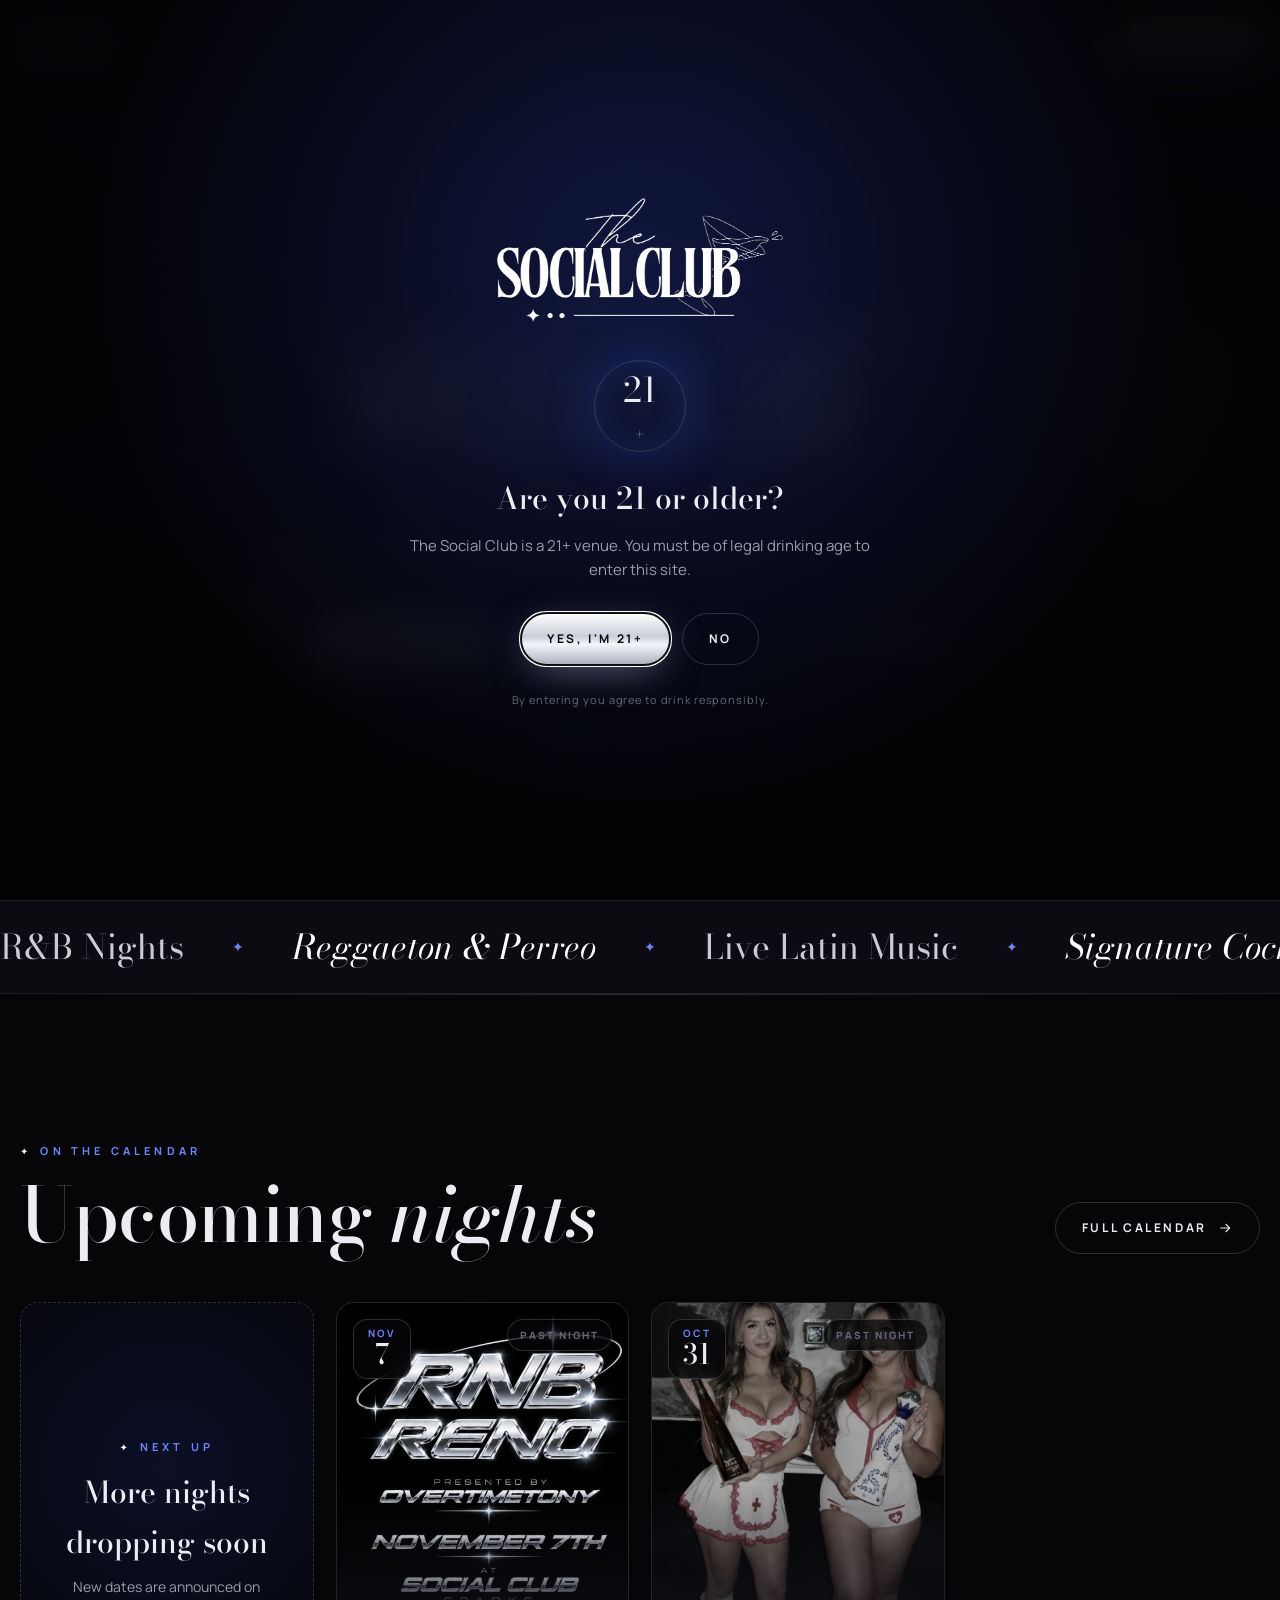
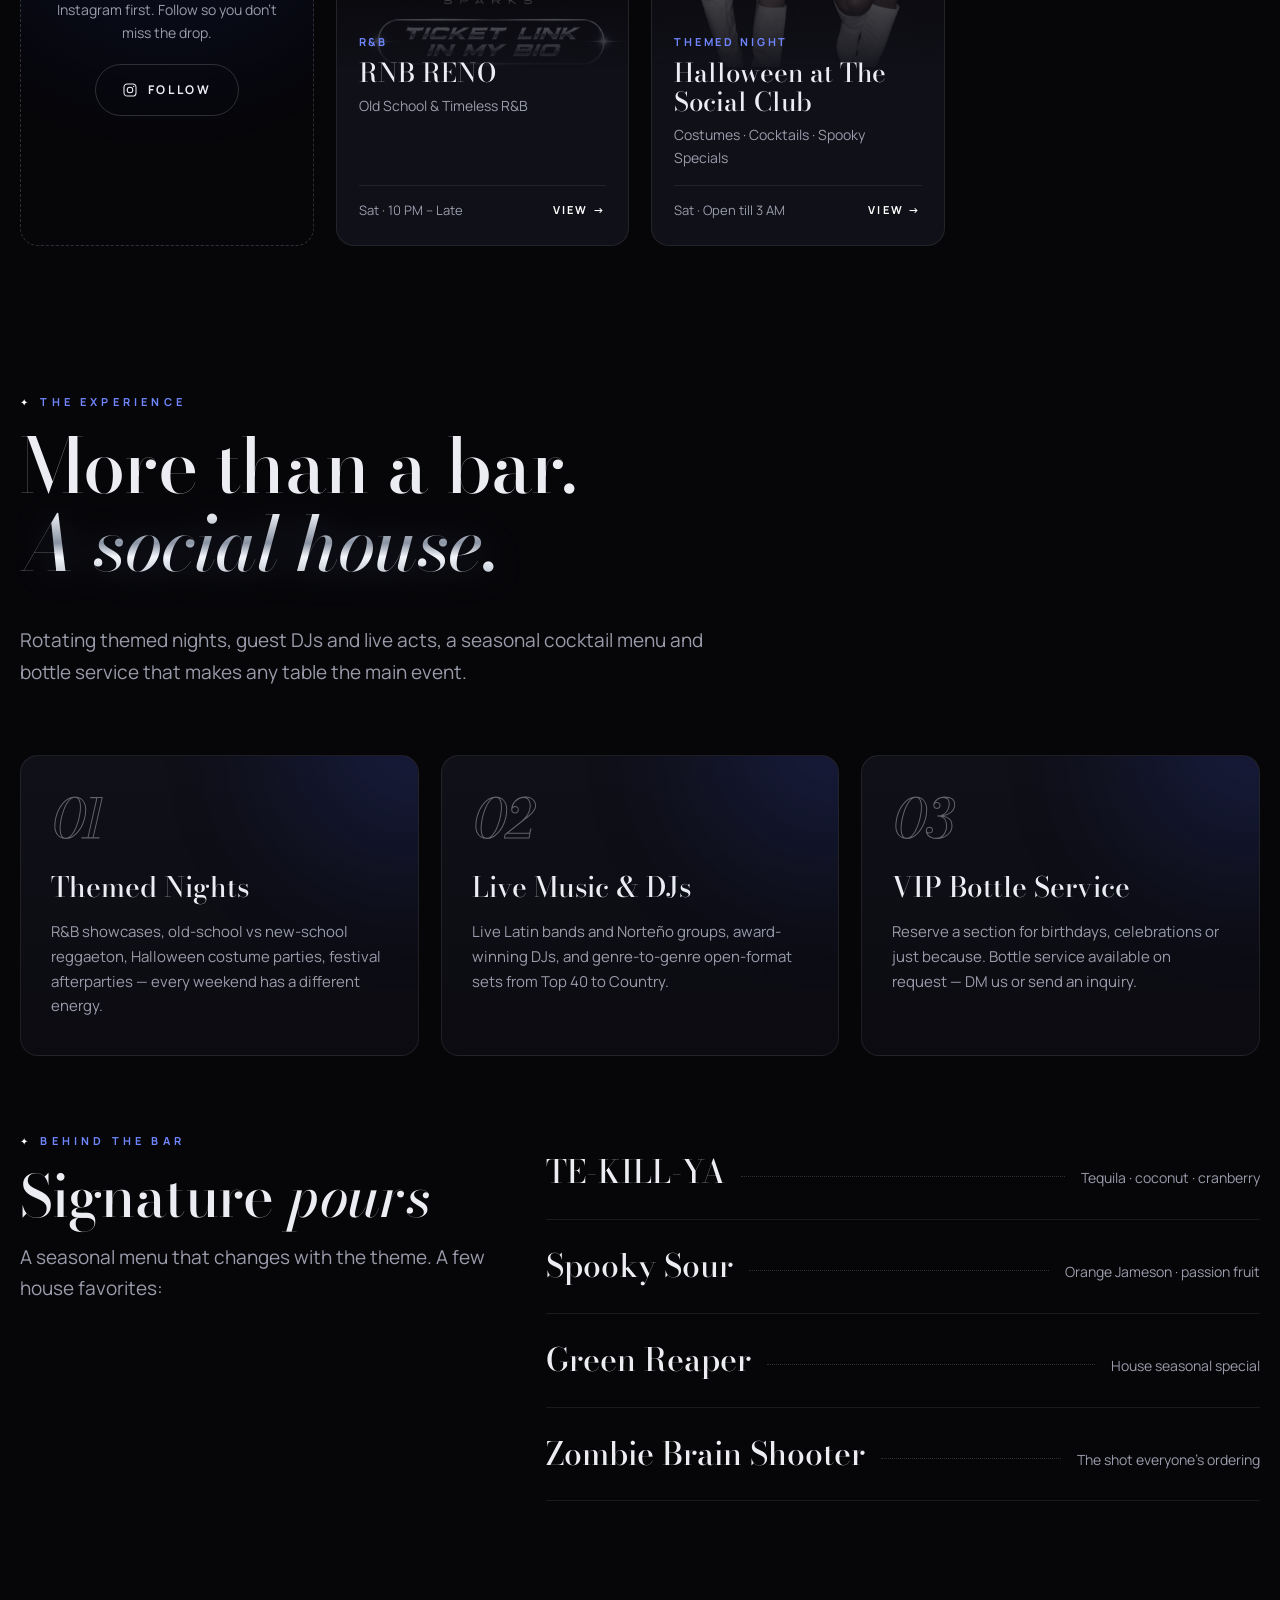
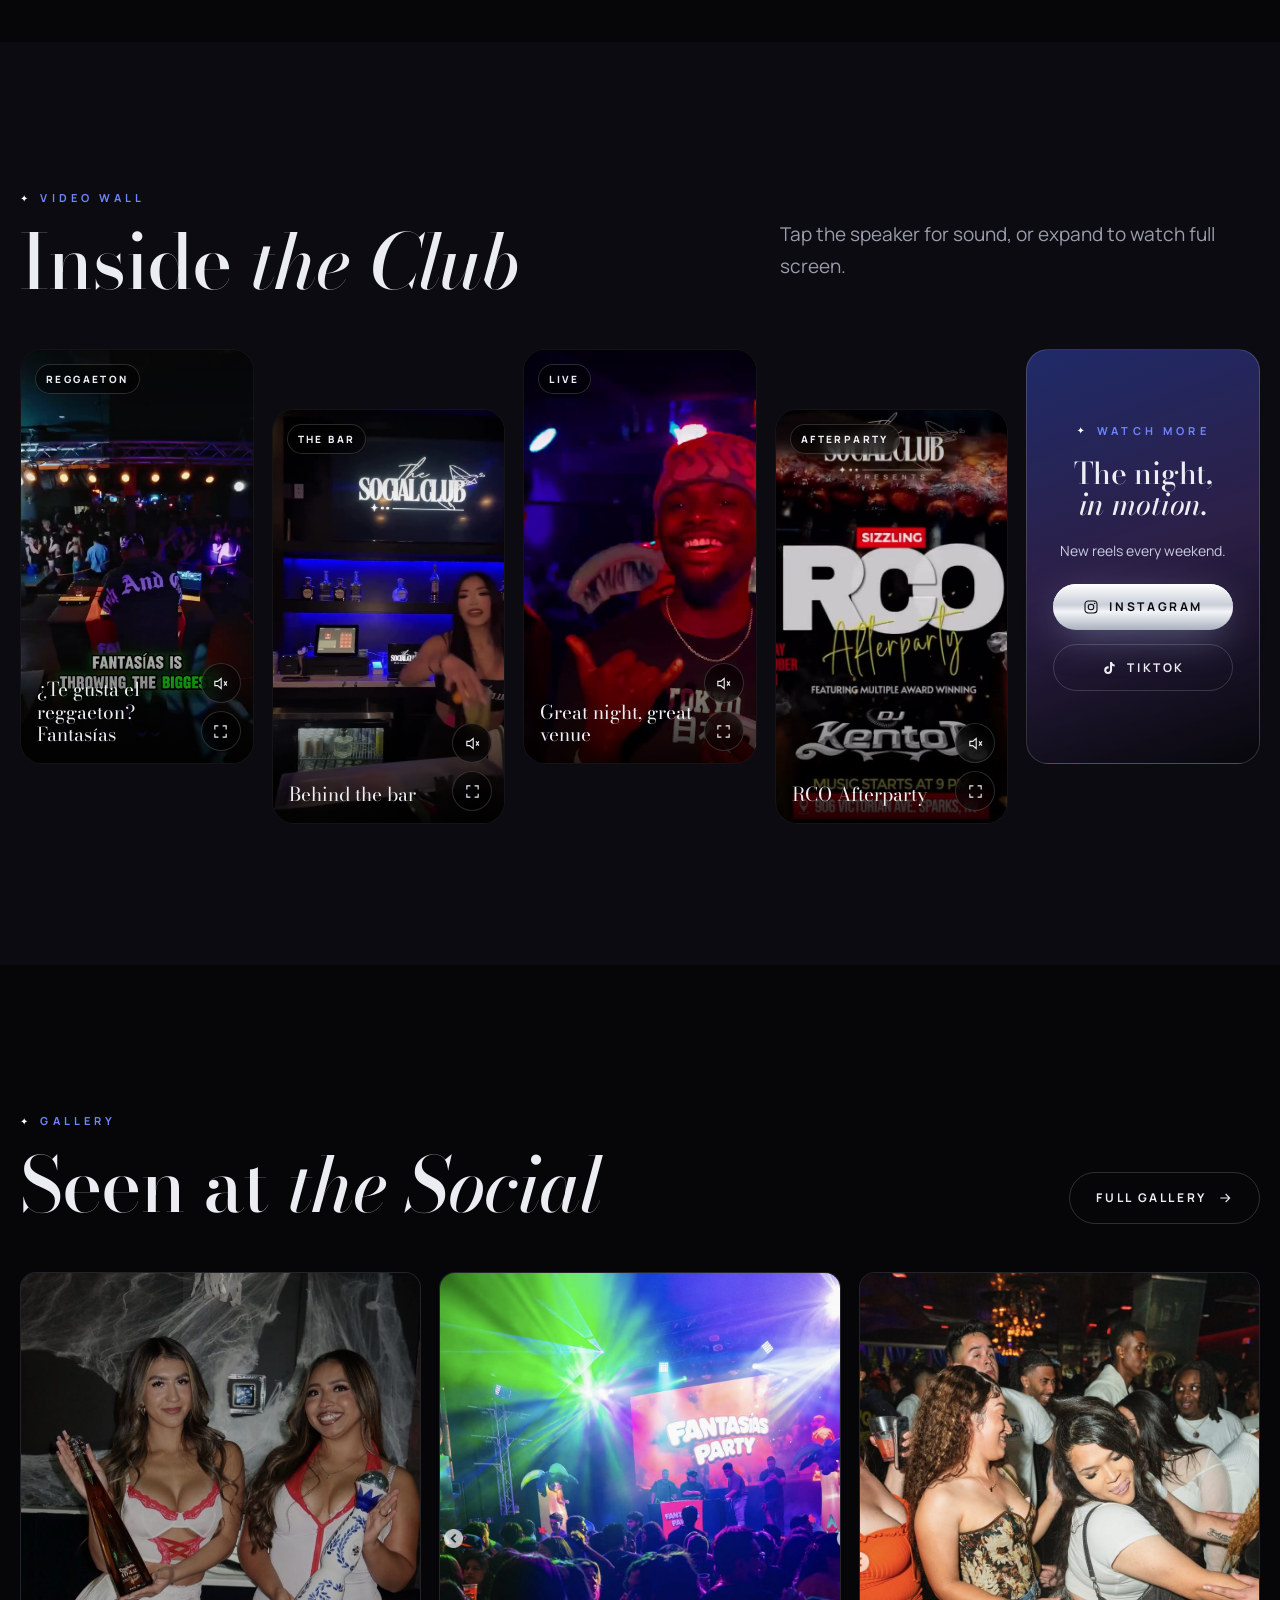
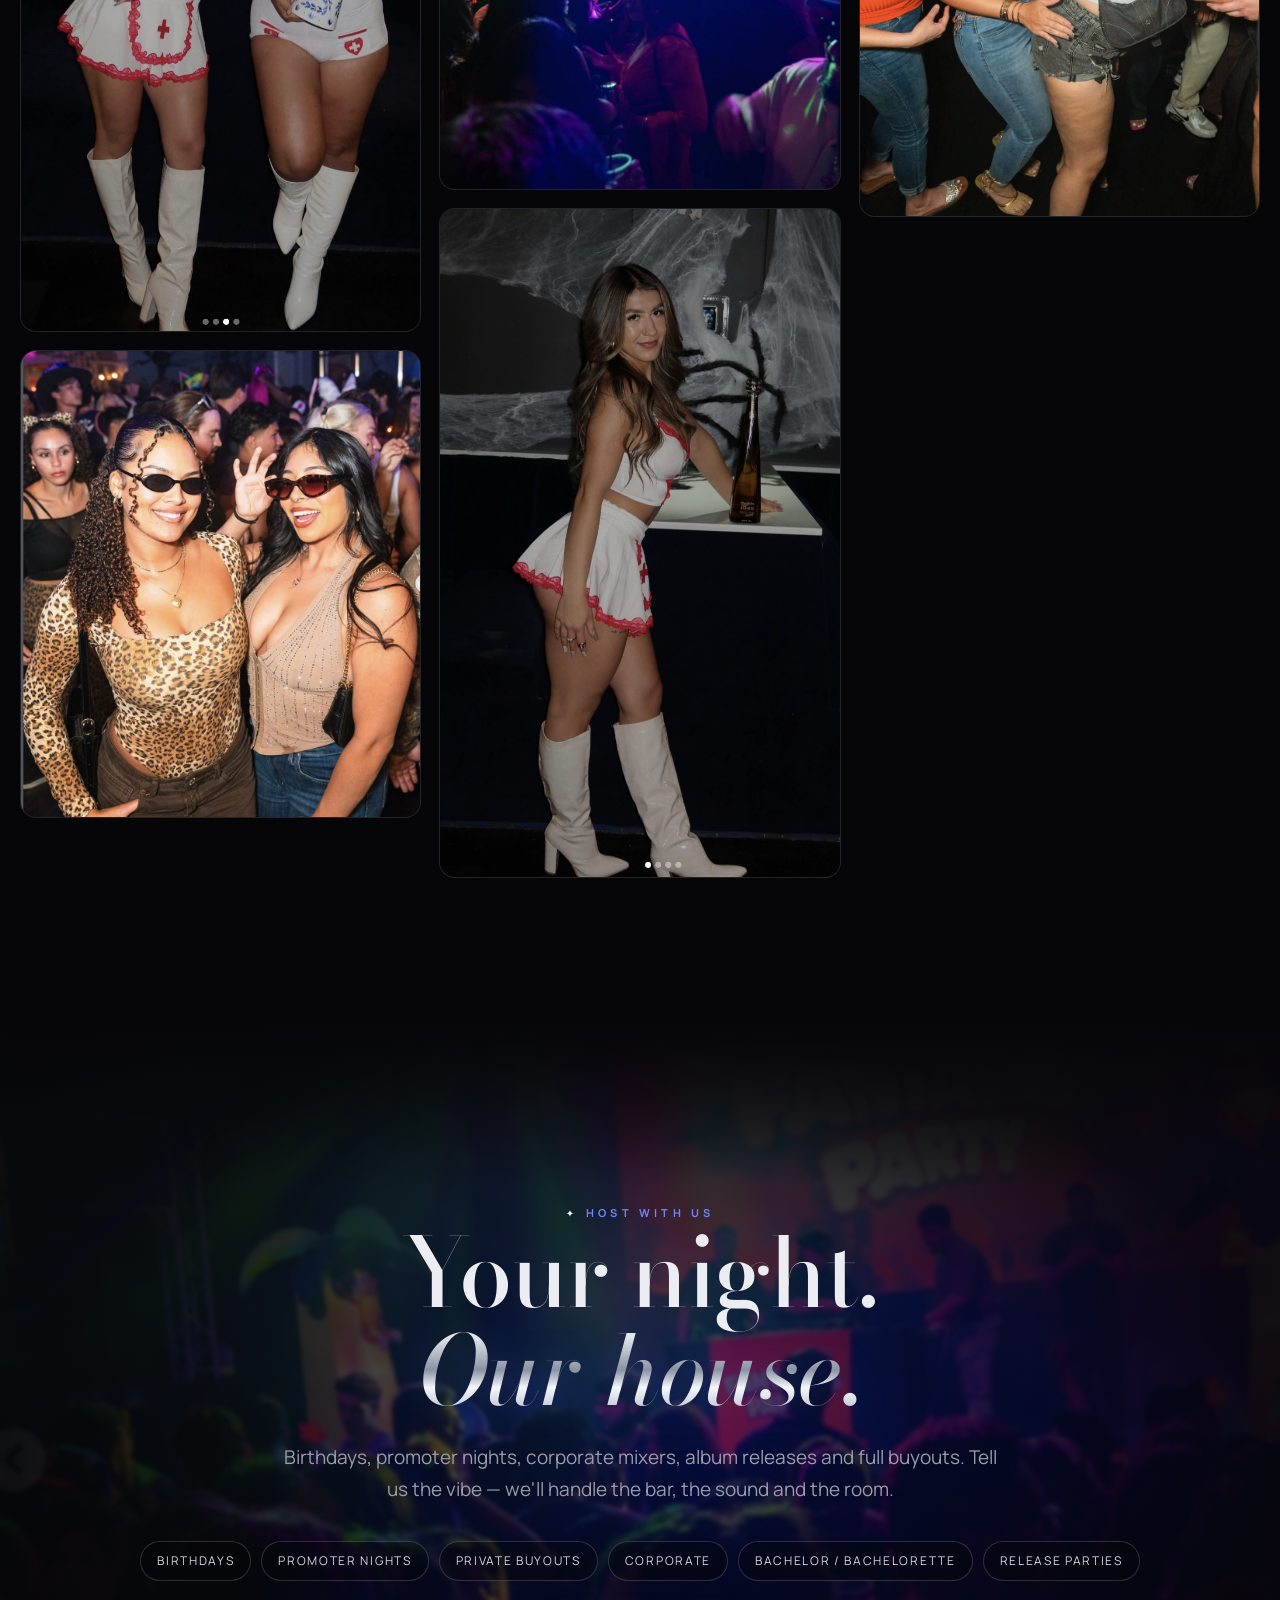
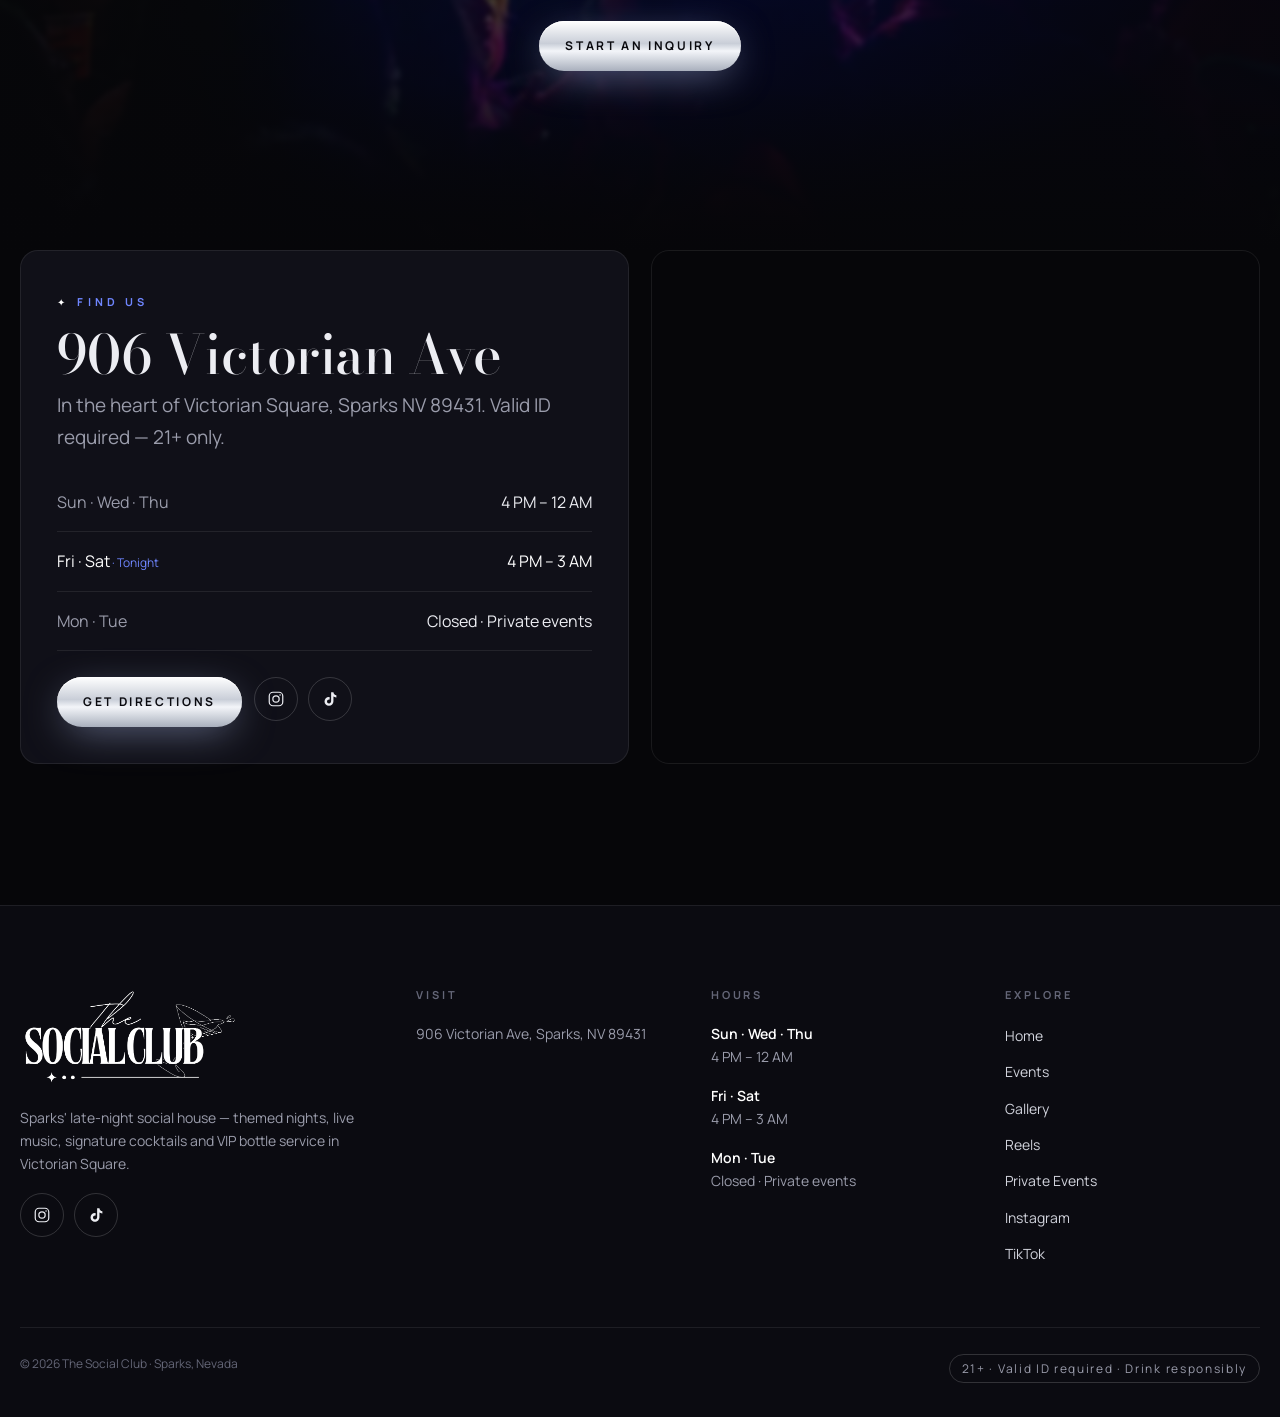
<file: index.html>
<!doctype html>
<html lang="en">
<head>
  <meta charset="utf-8">
  <meta name="viewport" content="width=device-width, initial-scale=1">
  <title>The Social Club | Sparks — Nightlife, Events & Bottle Service</title>
  <meta name="description" content="The Social Club in Sparks, NV — 21+ nightlife in Victorian Square. R&B nights, reggaeton parties, live music, signature cocktails, VIP bottle service and private events.">
  <meta name="theme-color" content="#060609">
  <meta property="og:title" content="The Social Club | Sparks">
  <meta property="og:description" content="21+ nightlife in Victorian Square, Sparks NV. Themed nights, live music, VIP bottle service & private events.">
  <meta property="og:image" content="assets/img/og-icon.png">
  <meta property="og:type" content="website">
  <link rel="icon" href="assets/img/favicon.svg" type="image/svg+xml">
  <link rel="icon" href="assets/img/favicon.png" type="image/png">
  <link rel="preconnect" href="https://fonts.googleapis.com">
  <link rel="preconnect" href="https://fonts.gstatic.com" crossorigin>
  <link href="https://fonts.googleapis.com/css2?family=Bodoni+Moda:ital,opsz,wght@0,6..96,400..800;1,6..96,400..800&family=Manrope:wght@400;500;600;700;800&family=Pinyon+Script&display=swap" rel="stylesheet">
  <link rel="stylesheet" href="css/style.css">
  <script type="application/ld+json">
  {
    "@context": "https://schema.org",
    "@type": "NightClub",
    "name": "The Social Club",
    "address": { "@type": "PostalAddress", "streetAddress": "906 Victorian Ave", "addressLocality": "Sparks", "addressRegion": "NV", "postalCode": "89431", "addressCountry": "US" },
    "openingHoursSpecification": [
      { "@type": "OpeningHoursSpecification", "dayOfWeek": ["Sunday","Wednesday","Thursday"], "opens": "16:00", "closes": "00:00" },
      { "@type": "OpeningHoursSpecification", "dayOfWeek": ["Friday","Saturday"], "opens": "16:00", "closes": "03:00" }
    ],
    "sameAs": ["https://www.instagram.com/thesocialclubsparks/", "https://www.tiktok.com/@thesocialclubsparks"]
  }
  </script>
</head>
<body data-page="home">

  <!-- HERO -->
  <section class="hero">
    <div class="hero-media">
      <video src="assets/video/reel-discount.mp4" poster="assets/img/poster-discount.jpg" autoplay muted loop playsinline aria-hidden="true"></video>
    </div>
    <div class="wrap hero-inner">
      <span class="eyebrow">Victorian Square · Sparks, Nevada · 21+</span>
      <h1 style="margin:0"><img class="hero-logo" src="assets/img/logo-white.png" alt="The Social Club"></h1>
      <p class="hero-tag">Where Sparks comes out after dark.</p>
      <div class="hero-actions">
        <a class="btn btn-chrome" href="#featured">RNB Reno · Nov 7</a>
        <a class="btn" href="events.html">Events Calendar</a>
        <a class="btn" href="contact.html">Book a Private Event</a>
      </div>
      <div class="hero-meta">
        <div><strong>Fri · Sat</strong> till 3 AM</div>
        <div><strong>Sun · Wed · Thu</strong> till 12 AM</div>
        <div><strong>906</strong> Victorian Ave</div>
      </div>
    </div>
    <div class="scroll-cue" aria-hidden="true"></div>
  </section>

  <!-- MARQUEE -->
  <div class="marquee" aria-hidden="true">
    <div class="marquee-track">
      <span>R&amp;B Nights</span><span><em>Reggaeton &amp; Perreo</em></span><span>Live Latin Music</span><span><em>Signature Cocktails</em></span><span>VIP Bottle Service</span><span><em>Themed Parties</em></span><span>Private Events</span>
      <span>R&amp;B Nights</span><span><em>Reggaeton &amp; Perreo</em></span><span>Live Latin Music</span><span><em>Signature Cocktails</em></span><span>VIP Bottle Service</span><span><em>Themed Parties</em></span><span>Private Events</span>
    </div>
  </div>

  <!-- FEATURED: RNB RENO -->
  <section class="section feature" id="featured">
    <div class="wrap feature-grid">
      <div class="reveal">
        <span class="eyebrow">Headline Night</span>
        <h2 class="display feature-title chrome" id="f-title">RNB RENO</h2>
        <p class="feature-sub" id="f-sub"></p>
        <div class="door-banner" id="f-door">
          <span class="pulse"></span>
          <div><strong>Sold out online — but the night's not over.</strong><small>A limited number of tickets will be available at the door. Arrive early.</small></div>
        </div>
        <div class="countdown" id="f-count" aria-live="off"></div>
        <ul class="feature-facts" id="f-facts"></ul>
        <div class="feature-actions" id="f-actions"></div>
      </div>
      <div class="feature-flyer reveal d2">
        <span class="stamp">Sold Out Online</span>
        <img id="f-img" src="assets/img/flyer-rnb-reno.jpg" alt="RNB Reno flyer">
      </div>
    </div>
  </section>

  <hr class="rule">

  <!-- UPCOMING -->
  <section class="section" id="upcoming">
    <div class="wrap">
      <div class="section-head">
        <div>
          <span class="eyebrow">On the Calendar</span>
          <h2 class="display">Upcoming <em>nights</em></h2>
        </div>
        <a class="btn" href="events.html">Full Calendar ${arrow}</a>
      </div>
      <div class="events-grid" id="home-events"></div>
    </div>
  </section>

  <!-- EXPERIENCE -->
  <section class="section" style="padding-top:0">
    <div class="wrap">
      <div class="section-head">
        <div>
          <span class="eyebrow">The Experience</span>
          <h2 class="display">More than a bar.<br><em class="chrome">A social house.</em></h2>
        </div>
        <p class="lead">Rotating themed nights, guest DJs and live acts, a seasonal cocktail menu and bottle service that makes any table the main event.</p>
      </div>
      <div class="exp-grid">
        <div class="exp-card reveal d1"><span class="num">01</span><h3>Themed Nights</h3><p>R&amp;B showcases, old-school vs new-school reggaeton, Halloween costume parties, festival afterparties — every weekend has a different energy.</p></div>
        <div class="exp-card reveal d2"><span class="num">02</span><h3>Live Music &amp; DJs</h3><p>Live Latin bands and Norteño groups, award-winning DJs, and genre-to-genre open-format sets from Top 40 to Country.</p></div>
        <div class="exp-card reveal d3"><span class="num">03</span><h3>VIP Bottle Service</h3><p>Reserve a section for birthdays, celebrations or just because. Bottle service available on request — DM us or send an inquiry.</p></div>
      </div>
      <div class="drinks">
        <div class="reveal">
          <span class="eyebrow">Behind the Bar</span>
          <h2 class="display" style="font-size:clamp(34px,4.6vw,58px);margin-top:14px">Signature <em>pours</em></h2>
          <p class="lead" style="margin-top:16px">A seasonal menu that changes with the theme. A few house favorites:</p>
        </div>
        <ul class="drink-list reveal d2" id="drinks"></ul>
      </div>
    </div>
  </section>

  <!-- REELS -->
  <section class="section reels" id="reels">
    <div class="wrap">
      <div class="section-head">
        <div>
          <span class="eyebrow">Video Wall</span>
          <h2 class="display">Inside <em>the Club</em></h2>
        </div>
        <p class="lead" style="max-width:40ch">Tap the speaker for sound, or expand to watch full screen.</p>
      </div>
      <div class="reel-grid" id="reel-grid"></div>
    </div>
  </section>

  <!-- GALLERY PREVIEW -->
  <section class="section" id="gallery">
    <div class="wrap">
      <div class="section-head">
        <div>
          <span class="eyebrow">Gallery</span>
          <h2 class="display">Seen at <em>the Social</em></h2>
        </div>
        <a class="btn" href="gallery.html">Full Gallery ${arrow}</a>
      </div>
      <div class="masonry" id="home-gallery"></div>
    </div>
  </section>

  <!-- PRIVATE EVENTS CTA -->
  <section class="private">
    <div class="private-bg"><img src="assets/img/gallery/fantasias-stage.jpg" alt="" loading="lazy"></div>
    <div class="wrap reveal">
      <span class="eyebrow">Host With Us</span>
      <h2 class="display">Your night.<br><em class="chrome">Our house.</em></h2>
      <p class="lead">Birthdays, promoter nights, corporate mixers, album releases and full buyouts. Tell us the vibe — we'll handle the bar, the sound and the room.</p>
      <div class="private-tags">
        <span>Birthdays</span><span>Promoter Nights</span><span>Private Buyouts</span><span>Corporate</span><span>Bachelor / Bachelorette</span><span>Release Parties</span>
      </div>
      <a class="btn btn-chrome" href="contact.html">Start an Inquiry</a>
    </div>
  </section>

  <!-- VISIT -->
  <section class="section" id="visit" style="padding-top:0">
    <div class="wrap visit-grid">
      <div class="visit-card reveal">
        <span class="eyebrow">Find Us</span>
        <h2 class="display" style="font-size:clamp(34px,4.4vw,54px);margin-top:14px">906 Victorian Ave</h2>
        <p class="lead" style="margin-top:8px">In the heart of Victorian Square, Sparks NV 89431. Valid ID required — 21+ only.</p>
        <ul class="hours-list" data-hours></ul>
        <div style="display:flex;gap:12px;flex-wrap:wrap;margin-top:26px">
          <a class="btn btn-chrome" data-info="maps" target="_blank" rel="noopener">Get Directions</a>
          <div class="socials" data-info="socials" style="margin:0"></div>
        </div>
      </div>
      <div class="map-frame reveal d2">
        <iframe data-info="map-embed" title="Map to The Social Club" loading="lazy" referrerpolicy="no-referrer-when-downgrade"></iframe>
      </div>
    </div>
  </section>

  <script src="js/data.js"></script>
  <script src="js/main.js"></script>
  <script>
  (function () {
    const H = SC.helpers, I = SC.icon;
    // swap ${arrow} placeholders for icons
    document.querySelectorAll(".btn").forEach(b => { b.innerHTML = b.innerHTML.replace("${arrow}", I.arrow); });

    // featured
    const f = SC.events.find(e => e.featured && !H.isPast(e)) || H.upcoming[0];
    const feat = document.getElementById("featured");
    if (!f) { feat.style.display = "none"; }
    else {
      const d = H.parseDate(f.date);
      document.getElementById("f-title").textContent = f.title;
      document.getElementById("f-sub").textContent = f.subtitle || "";
      document.getElementById("f-img").src = f.image;
      document.getElementById("f-img").alt = f.title + " flyer";
      if (f.status !== "door-only" && f.status !== "sold-out") {
        document.getElementById("f-door").style.display = "none";
        document.querySelector(".feature-flyer .stamp").style.display = "none";
      }
      document.getElementById("f-facts").innerHTML = [
        ["When", H.fmtLong(d) + " · " + (f.time || "")],
        ["Where", "The Social Club · Sparks, NV"],
        f.hostedBy ? ["Hosted by", f.hostedBy] : null,
        ["Entry", f.statusNote || "21+ · Valid ID"],
        ["Bottles", "Bottle service available — DM to reserve"]
      ].filter(Boolean).map(([k, v]) => `<li><span>${k}</span><span>${H.esc(v)}</span></li>`).join("");
      const ig = SC.info.socials[0].url;
      document.getElementById("f-actions").innerHTML =
        (f.status === "door-only"
          ? `<a class="btn btn-chrome" href="${SC.info.mapsUrl}" target="_blank" rel="noopener">${I.pin} Tickets at the Door</a>`
          : `<a class="btn btn-chrome" href="${f.ticketsUrl || SC.info.ticketsUrl}" target="_blank" rel="noopener">${I.ticket} Get Tickets</a>`) +
        `<a class="btn" href="${ig}" target="_blank" rel="noopener">${I.instagram} DM for Bottles</a>` +
        (f.ticketsUrl ? `<a class="btn" href="${f.ticketsUrl}" target="_blank" rel="noopener">Ticket Page</a>` : "");
      SC.countdown(document.getElementById("f-count"), f);
    }

    // upcoming (skip the featured one if there are others)
    const list = H.upcoming.filter(e => !f || e.id !== f.id || H.upcoming.length === 1).slice(0, 3);
    const recent = H.past.slice(0, Math.max(0, 2 - list.length));
    document.getElementById("home-events").innerHTML =
      list.map(SC.eventCard).join("") + SC.soonCard + recent.map((e, i) => SC.eventCard(e, i + 1)).join("");

    // drinks
    document.getElementById("drinks").innerHTML = SC.drinks.map(d => `<li><b>${H.esc(d.name)}</b><i></i><span>${H.esc(d.notes)}</span></li>`).join("");

    SC.renderReels(document.getElementById("reel-grid"));
    SC.renderGallery(document.getElementById("home-gallery"), SC.gallery.filter(g => g.category !== "Flyers").slice(0, 5));
    SC.observe();
  })();
  </script>
</body>
</html>
</file>
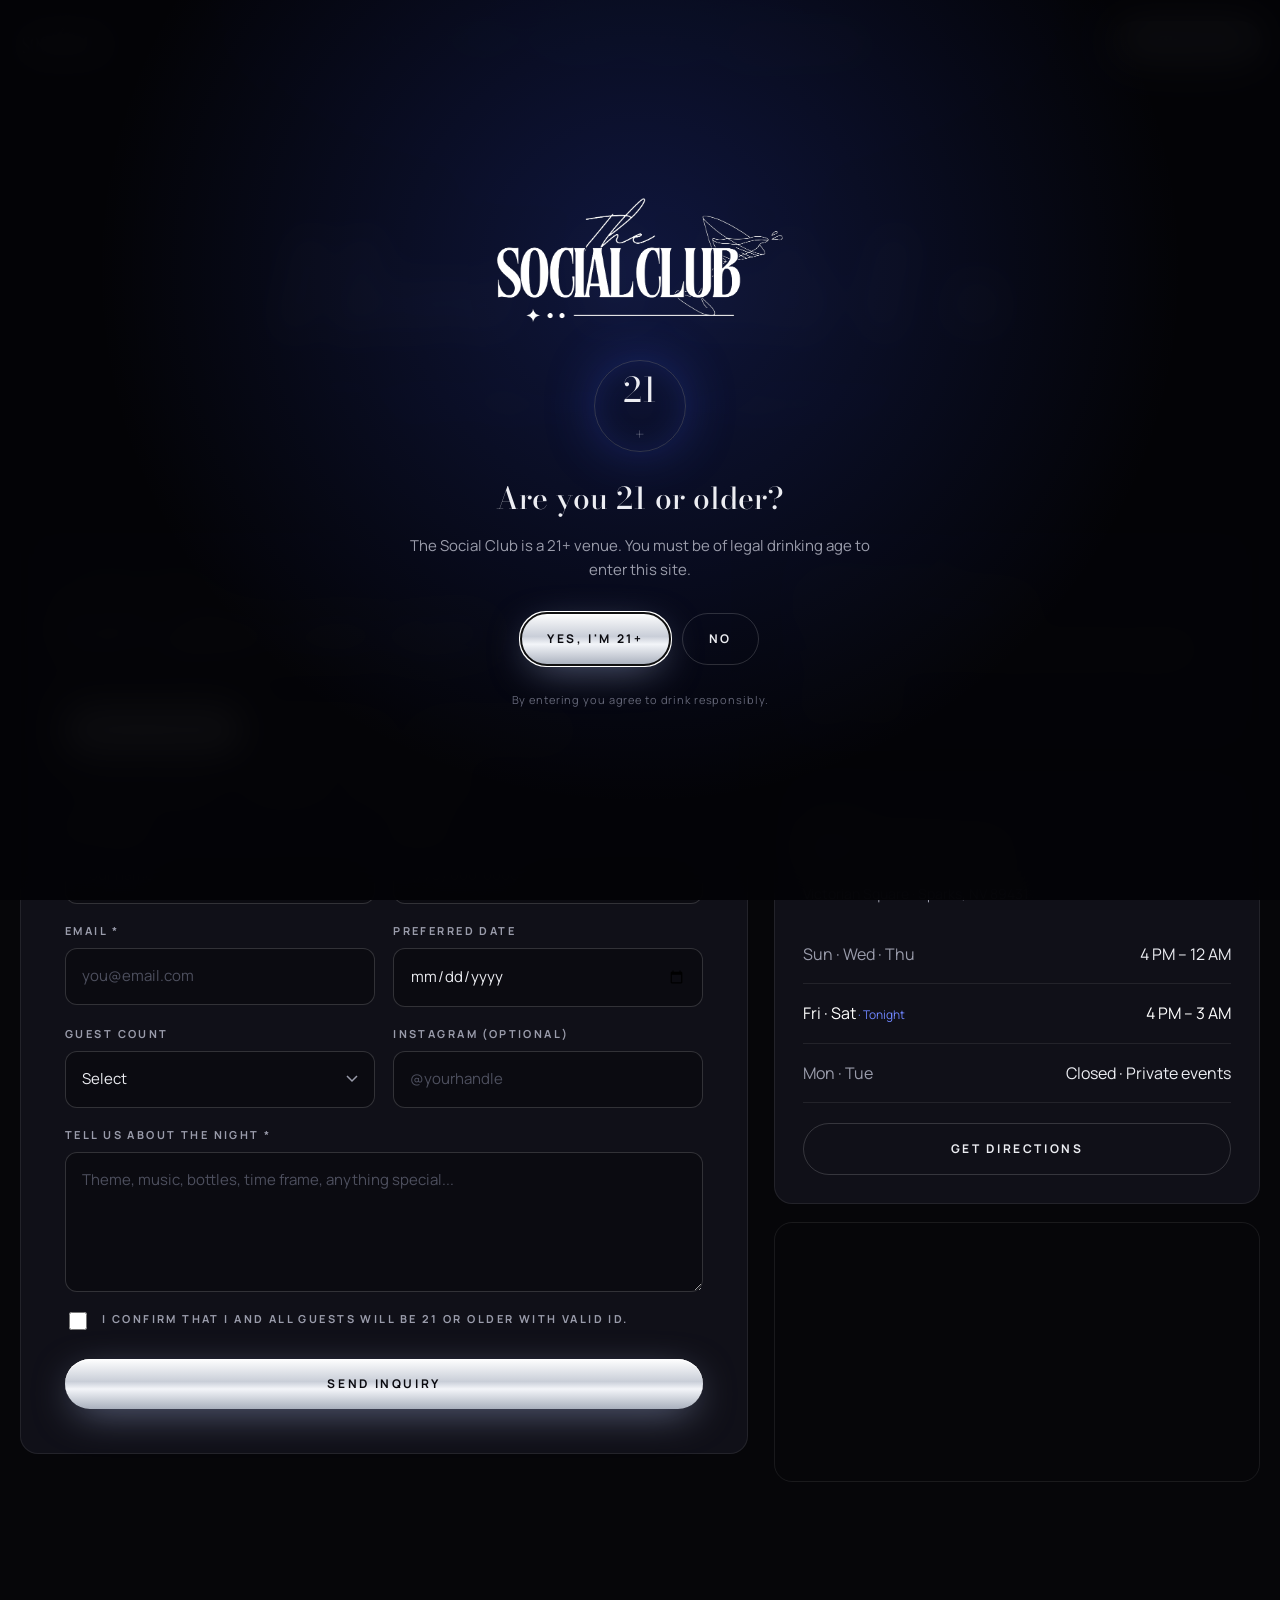
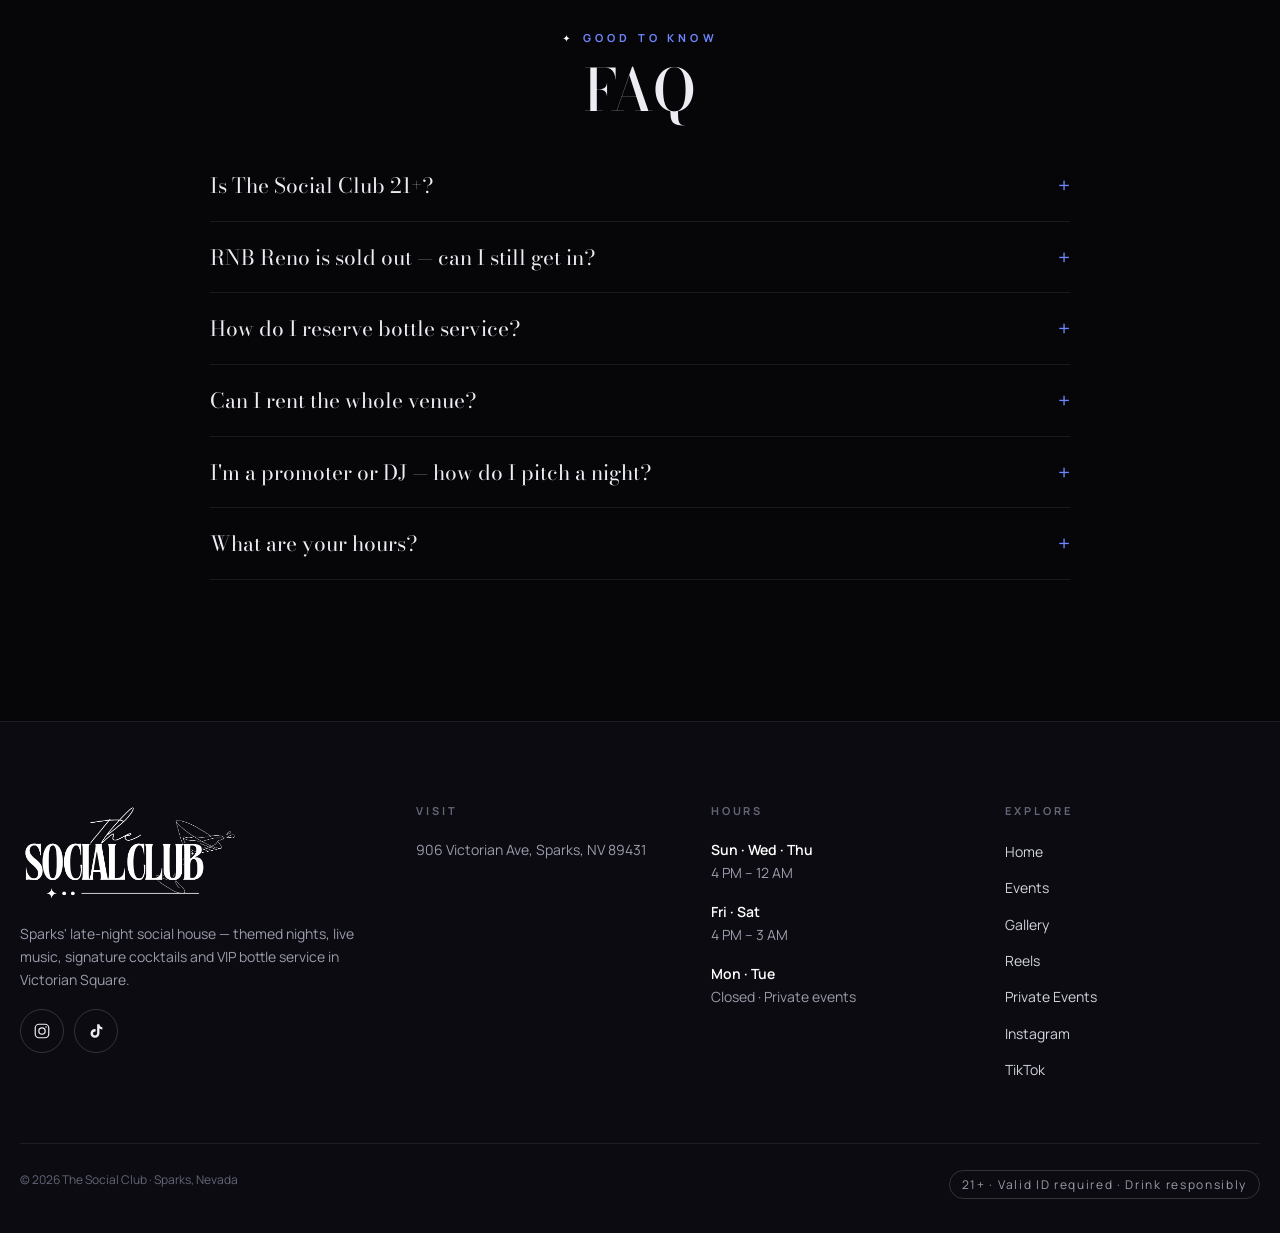
<file: contact.html>
<!doctype html>
<html lang="en">
<head>
  <meta charset="utf-8">
  <meta name="viewport" content="width=device-width, initial-scale=1">
  <title>Private Events & Contact — The Social Club | Sparks</title>
  <meta name="description" content="Host your birthday, promoter night, corporate mixer or private buyout at The Social Club in Sparks, NV. Send an inquiry.">
  <meta name="theme-color" content="#060609">
  <link rel="icon" href="assets/img/favicon.svg" type="image/svg+xml">
  <link rel="icon" href="assets/img/favicon.png" type="image/png">
  <link rel="preconnect" href="https://fonts.googleapis.com">
  <link rel="preconnect" href="https://fonts.gstatic.com" crossorigin>
  <link href="https://fonts.googleapis.com/css2?family=Bodoni+Moda:ital,opsz,wght@0,6..96,400..800;1,6..96,400..800&family=Manrope:wght@400;500;600;700;800&family=Pinyon+Script&display=swap" rel="stylesheet">
  <link rel="stylesheet" href="css/style.css">
</head>
<body data-page="contact">

  <header class="page-hero">
    <div class="wrap">
      <span class="eyebrow">Private Events · Bookings · Contact</span>
      <h1 class="display chrome">Host With Us</h1>
      <p class="lead">Birthdays, promoter nights, private buyouts, corporate mixers and more. Tell us about your night and our events team will get back to you.</p>
    </div>
  </header>

  <section class="section" style="padding-top:20px">
    <div class="wrap contact-grid">
      <form class="form-card reveal" id="inquiry" novalidate>
        <span class="eyebrow">Event Inquiry</span>
        <h2 class="display" style="font-size:clamp(30px,4vw,46px);margin:12px 0 28px">Let's plan your <em>night</em></h2>

        <div class="form-grid">
          <div class="field full">
            <label>What are you planning?</label>
            <div class="type-picker">
              <input type="radio" name="type" id="t1" value="Birthday / Celebration" checked><label for="t1">Birthday / Celebration</label>
              <input type="radio" name="type" id="t2" value="VIP Bottle Service"><label for="t2">VIP Bottle Service</label>
              <input type="radio" name="type" id="t3" value="Private Party / Buyout"><label for="t3">Private Party / Buyout</label>
              <input type="radio" name="type" id="t4" value="Promoter / DJ Night"><label for="t4">Promoter / DJ Night</label>
              <input type="radio" name="type" id="t5" value="Corporate Event"><label for="t5">Corporate</label>
              <input type="radio" name="type" id="t6" value="General Question"><label for="t6">Something else</label>
            </div>
          </div>
          <div class="field"><label for="name">Full name *</label><input id="name" name="name" autocomplete="name" required placeholder="Your name"></div>
          <div class="field"><label for="phone">Phone *</label><input id="phone" name="phone" type="tel" autocomplete="tel" required placeholder="(775) 000-0000"></div>
          <div class="field"><label for="email">Email *</label><input id="email" name="email" type="email" autocomplete="email" required placeholder="you@email.com"></div>
          <div class="field"><label for="date">Preferred date</label><input id="date" name="date" type="date"></div>
          <div class="field"><label for="guests">Guest count</label>
            <select id="guests" name="guests">
              <option value="">Select</option><option>Under 10</option><option>10 – 25</option><option>25 – 50</option><option>50 – 100</option><option>100 – 200</option><option>200+ (full buyout)</option>
            </select>
          </div>
          <div class="field"><label for="ig">Instagram (optional)</label><input id="ig" name="instagram" placeholder="@yourhandle"></div>
          <div class="field full"><label for="msg">Tell us about the night *</label><textarea id="msg" name="message" required placeholder="Theme, music, bottles, time frame, anything special..."></textarea></div>
          <div class="field full">
            <label class="check"><input type="checkbox" id="age" name="age21" required> I confirm that I and all guests will be 21 or older with valid ID.</label>
          </div>
          <!-- honeypot -->
          <input type="text" name="company" tabindex="-1" autocomplete="off" style="position:absolute;left:-9999px" aria-hidden="true">
        </div>
        <button class="btn btn-chrome" type="submit" style="margin-top:26px;width:100%">Send Inquiry</button>
        <div class="form-status" id="status" role="status"></div>
      </form>

      <div class="info-stack">
        <div class="info-card reveal d1">
          <span class="eyebrow">Fastest Reply</span>
          <h3>DM us on Instagram</h3>
          <p>Bottle service and same-week tables are fastest through DM.</p>
          <div class="socials" data-info="socials"></div>
        </div>
        <div class="info-card reveal d2">
          <span class="eyebrow">Visit</span>
          <h3>906 Victorian Ave</h3>
          <p>Victorian Square · Sparks, NV 89431</p>
          <p id="contact-lines"></p>
          <ul class="hours-list" data-hours></ul>
          <a class="btn" data-info="maps" target="_blank" rel="noopener" style="margin-top:20px;width:100%">Get Directions</a>
        </div>
        <div class="map-frame reveal d3" style="min-height:260px">
          <iframe data-info="map-embed" title="Map to The Social Club" loading="lazy" referrerpolicy="no-referrer-when-downgrade"></iframe>
        </div>
      </div>
    </div>
  </section>

  <section class="section" style="padding-top:0">
    <div class="wrap" style="max-width:860px">
      <div style="text-align:center;margin-bottom:30px">
        <span class="eyebrow">Good to Know</span>
        <h2 class="display" style="font-size:clamp(34px,5vw,58px);margin-top:12px">FAQ</h2>
      </div>
      <div class="faq reveal">
        <details><summary>Is The Social Club 21+?</summary><p>Yes — The Social Club is 21 and over at all times. Every guest needs a valid, government-issued photo ID at the door.</p></details>
        <details><summary>RNB Reno is sold out — can I still get in?</summary><p>Online tickets are sold out, but a limited number of tickets are released at the door. They're first come, first served — arrive early.</p></details>
        <details><summary>How do I reserve bottle service?</summary><p>Send us a DM on Instagram or submit the inquiry form above with your date and party size. We'll confirm your section and bottle options.</p></details>
        <details><summary>Can I rent the whole venue?</summary><p>Yes. We host private buyouts, especially on Monday and Tuesday when we're closed to the public. Send an inquiry with your guest count and date.</p></details>
        <details><summary>I'm a promoter or DJ — how do I pitch a night?</summary><p>Choose "Promoter / DJ Night" in the form and tell us your concept, audience and past events. Include your Instagram so we can check out your work.</p></details>
        <details><summary>What are your hours?</summary><p>Sunday, Wednesday and Thursday 4 PM – 12 AM. Friday and Saturday 4 PM – 3 AM. Closed Monday and Tuesday (available for private events).</p></details>
      </div>
    </div>
  </section>

  <script src="js/data.js"></script>
  <script src="js/main.js"></script>
  <script>
  (function () {
    const info = SC.info;
    document.getElementById("contact-lines").innerHTML = [
      info.phone ? `<a class="link" href="tel:${info.phone.replace(/[^\d+]/g, "")}">${info.phone}</a>` : "",
      info.email ? `<a class="link" href="mailto:${info.email}">${info.email}</a>` : ""
    ].filter(Boolean).join(" · ");

    const form = document.getElementById("inquiry");
    const status = document.getElementById("status");
    const setStatus = (cls, html) => { status.className = "form-status " + cls; status.innerHTML = html; };

    form.addEventListener("submit", async (e) => {
      e.preventDefault();
      const data = Object.fromEntries(new FormData(form));
      if (data.company) return; // bot
      const missing = ["name", "phone", "email", "message"].filter(k => !String(data[k] || "").trim());
      if (missing.length || !/^[^\s@]+@[^\s@]+\.[^\s@]+$/.test(data.email || "")) {
        setStatus("err", "Please fill in your name, phone, a valid email and a few details about the night.");
        return;
      }
      if (!form.age21.checked) { setStatus("err", "Please confirm all guests will be 21+."); return; }

      const btn = form.querySelector("button[type=submit]");
      btn.disabled = true; btn.textContent = "Sending…";
      try {
        const res = await fetch(SC.contact.endpoint, { method: "POST", headers: { "Content-Type": "application/json" }, body: JSON.stringify(data) });
        if (!res.ok) throw new Error("send failed");
        form.reset();
        setStatus("ok", "<strong>Inquiry sent.</strong> Thank you — our events team will reach out shortly. For faster bottle-service replies, DM us on Instagram.");
      } catch (err) {
        // Fallback: email app (if configured) or Instagram DM with a copy of the message
        const body = `Event type: ${data.type}\nName: ${data.name}\nPhone: ${data.phone}\nEmail: ${data.email}\nDate: ${data.date || "-"}\nGuests: ${data.guests || "-"}\nInstagram: ${data.instagram || "-"}\n\n${data.message}`;
        if (info.email) {
          location.href = `mailto:${info.email}?subject=${encodeURIComponent("Event inquiry — " + data.type)}&body=${encodeURIComponent(body)}`;
          setStatus("ok", "Opening your email app to send the inquiry…");
        } else {
          try { await navigator.clipboard.writeText(body); } catch (_) {}
          setStatus("ok", `Almost there — your message is copied. <a class="link" href="${info.socials[0].url}" target="_blank" rel="noopener" style="color:#fff;border-bottom:1px solid">Open Instagram</a> and paste it in a DM to @thesocialclubsparks.`);
        }
      } finally {
        btn.disabled = false; btn.textContent = "Send Inquiry";
      }
    });
    SC.observe();
  })();
  </script>
</body>
</html>
</file>
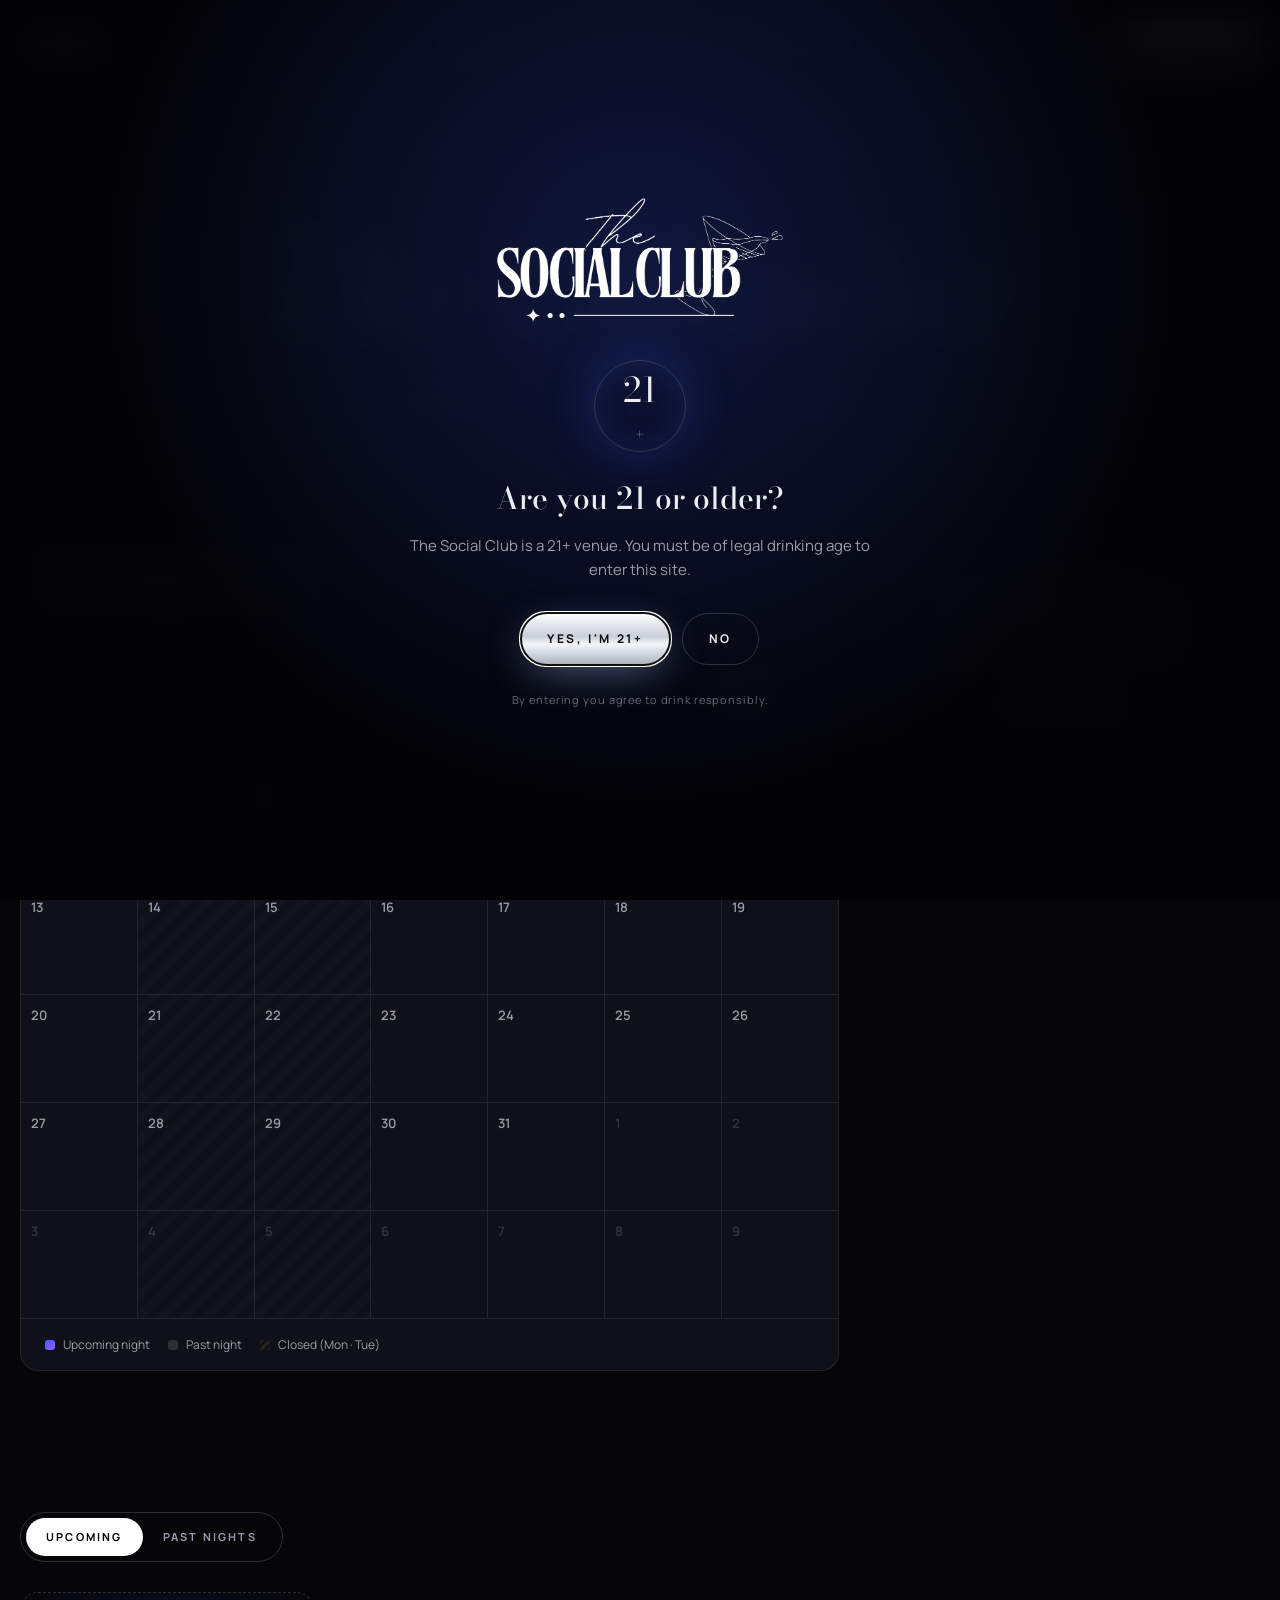
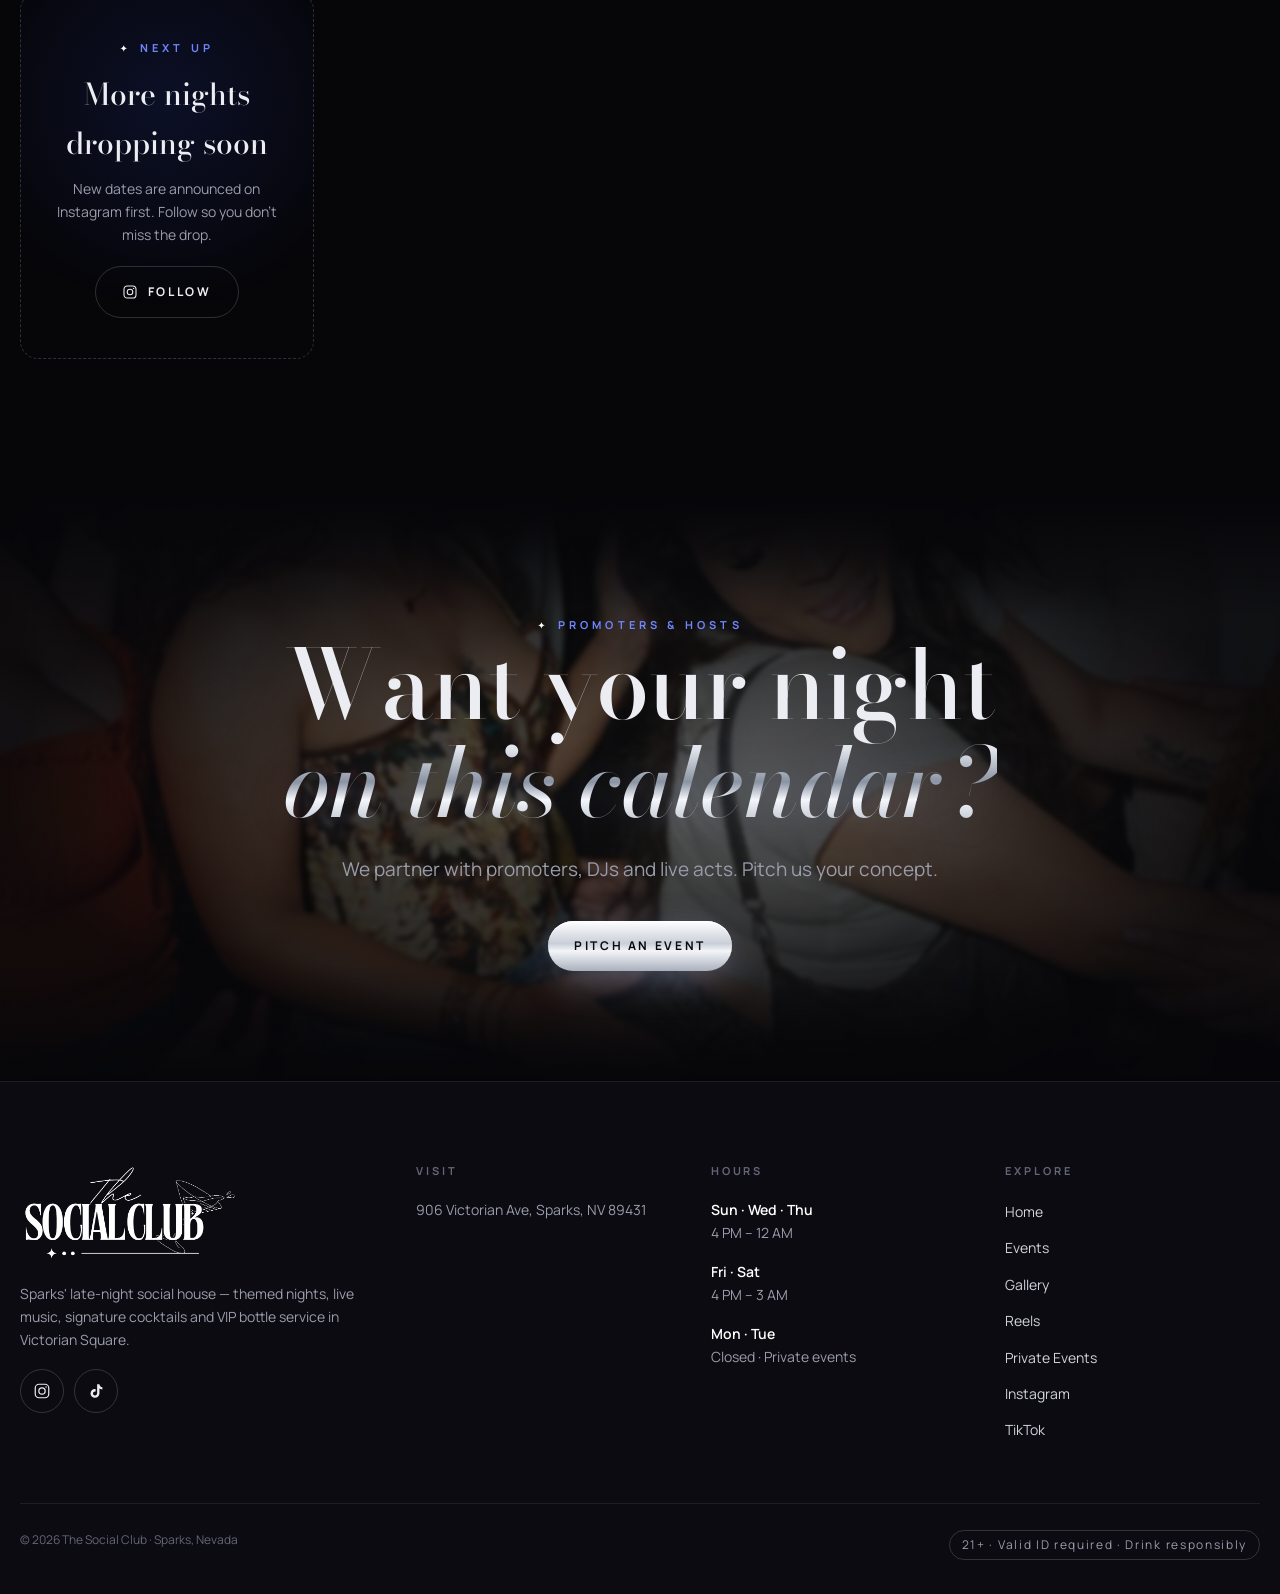
<file: events.html>
<!doctype html>
<html lang="en">
<head>
  <meta charset="utf-8">
  <meta name="viewport" content="width=device-width, initial-scale=1">
  <title>Events Calendar — The Social Club | Sparks</title>
  <meta name="description" content="Upcoming nights at The Social Club in Sparks, NV — R&B, reggaeton, live Latin music, themed parties and afterparties. 21+.">
  <meta name="theme-color" content="#060609">
  <link rel="icon" href="assets/img/favicon.svg" type="image/svg+xml">
  <link rel="icon" href="assets/img/favicon.png" type="image/png">
  <link rel="preconnect" href="https://fonts.googleapis.com">
  <link rel="preconnect" href="https://fonts.gstatic.com" crossorigin>
  <link href="https://fonts.googleapis.com/css2?family=Bodoni+Moda:ital,opsz,wght@0,6..96,400..800;1,6..96,400..800&family=Manrope:wght@400;500;600;700;800&family=Pinyon+Script&display=swap" rel="stylesheet">
  <link rel="stylesheet" href="css/style.css">
</head>
<body data-page="events">

  <header class="page-hero">
    <div class="wrap">
      <span class="eyebrow">What's On</span>
      <h1 class="display chrome">The Calendar</h1>
      <p class="lead">Every themed night, live act and afterparty at The Social Club. Tap a date to see the details — new nights are added as they're announced.</p>
    </div>
  </header>

  <section class="section" style="padding-top:20px">
    <div class="wrap cal-layout">
      <div class="calendar reveal">
        <div class="cal-top">
          <h2 id="cal-title"></h2>
          <div class="cal-nav">
            <button class="today-btn" id="cal-today">Today</button>
            <button id="cal-prev" aria-label="Previous month"></button>
            <button id="cal-next" aria-label="Next month"></button>
          </div>
        </div>
        <div class="cal-dow"><div>Sun</div><div>Mon</div><div>Tue</div><div>Wed</div><div>Thu</div><div>Fri</div><div>Sat</div></div>
        <div class="cal-grid" id="cal-grid"></div>
        <div class="cal-legend">
          <span><i style="background:linear-gradient(135deg,#3b5bff,#9b5cff)"></i>Upcoming night</span>
          <span><i style="background:rgba(255,255,255,.12)"></i>Past night</span>
          <span><i style="background:repeating-linear-gradient(135deg,#222 0 3px,#111 3px 6px)"></i>Closed (Mon · Tue)</span>
        </div>
      </div>
      <aside class="cal-side" id="cal-detail" aria-live="polite"></aside>
    </div>
  </section>

  <section class="section" style="padding-top:0">
    <div class="wrap">
      <div class="tabs" role="tablist">
        <button class="active" data-tab="upcoming" role="tab">Upcoming</button>
        <button data-tab="past" role="tab">Past Nights</button>
      </div>
      <div class="events-grid" id="ev-list"></div>
    </div>
  </section>

  <section class="private" style="padding:110px 0">
    <div class="private-bg"><img src="assets/img/gallery/dance-floor.jpg" alt="" loading="lazy"></div>
    <div class="wrap reveal">
      <span class="eyebrow">Promoters &amp; Hosts</span>
      <h2 class="display">Want your night<br><em class="chrome">on this calendar?</em></h2>
      <p class="lead">We partner with promoters, DJs and live acts. Pitch us your concept.</p>
      <a class="btn btn-chrome" href="contact.html">Pitch an Event</a>
    </div>
  </section>

  <script src="js/data.js"></script>
  <script src="js/main.js"></script>
  <script>
  (function () {
    const H = SC.helpers, I = SC.icon;
    const byDate = {};
    SC.events.forEach(e => (byDate[e.date] = byDate[e.date] || []).push(e));
    const key = d => `${d.getFullYear()}-${String(d.getMonth() + 1).padStart(2, "0")}-${String(d.getDate()).padStart(2, "0")}`;

    let view = new Date(H.today.getFullYear(), H.today.getMonth(), 1);
    let selected = null;
    const grid = document.getElementById("cal-grid");
    document.getElementById("cal-prev").innerHTML = I.left;
    document.getElementById("cal-next").innerHTML = I.right;

    function renderCal() {
      document.getElementById("cal-title").innerHTML = `${H.MONTHS[view.getMonth()]} <em>${view.getFullYear()}</em>`;
      const start = new Date(view); start.setDate(1 - view.getDay());
      let html = "";
      for (let i = 0; i < 42; i++) {
        const d = new Date(start); d.setDate(start.getDate() + i);
        const k = key(d), evs = byDate[k] || [];
        const cls = ["cal-cell"];
        if (d.getMonth() !== view.getMonth()) cls.push("other");
        if (+d === +H.today) cls.push("today");
        if (d.getDay() === 1 || d.getDay() === 2) cls.push("closed");
        if (evs.length) cls.push("has-event");
        if (selected === k) cls.push("selected");
        const tag = evs.length ? "button" : "div";
        html += `<${tag} class="${cls.join(" ")}" data-k="${k}" ${evs.length ? `aria-label="${H.esc(evs.map(e => e.title).join(", "))} on ${H.fmtLong(d)}"` : ""}>
          <span class="d">${d.getDate()}</span>
          ${evs.map(e => `<span class="cal-ev ${H.isPast(e) ? "past" : ""}">${H.esc(e.title)}</span>`).join("")}
        </${tag}>`;
      }
      grid.innerHTML = html;
    }

    function renderDetail(k) {
      const box = document.getElementById("cal-detail");
      const evs = k ? byDate[k] : null;
      if (!evs) {
        const next = H.upcoming[0];
        box.innerHTML = next ? detailCard(next, "Next Up") : `
          <div class="detail-card"><div class="detail-empty">
            <span class="eyebrow">Stay Tuned</span><h3>New dates coming</h3>
            <p>Follow us for the next announcement.</p>
            <a class="btn" href="${SC.info.socials[0].url}" target="_blank" rel="noopener">${I.instagram} Instagram</a>
          </div></div>`;
        return;
      }
      box.innerHTML = evs.map(e => detailCard(e)).join("");
    }

    function detailCard(e, label) {
      const d = H.parseDate(e.date), p = H.isPast(e);
      let cta = "";
      if (!p) {
        if (e.status === "door-only") cta = `<a class="btn btn-chrome" href="${SC.info.mapsUrl}" target="_blank" rel="noopener">${I.pin} Tickets at the Door</a>` + (e.ticketsUrl ? `<a class="btn" href="${e.ticketsUrl}" target="_blank" rel="noopener">Ticket Page</a>` : "");
        else if (e.ticketsUrl) cta = `<a class="btn btn-chrome" href="${e.ticketsUrl}" target="_blank" rel="noopener">${I.ticket} Get Tickets</a>`;
        cta += `<a class="btn" href="${SC.info.socials[0].url}" target="_blank" rel="noopener">${I.instagram} DM for Bottle Service</a>`;
      }
      return `
        <div class="detail-card" id="${H.esc(e.id)}">
          <img src="${e.image}" alt="${H.esc(e.title)}">
          <div class="inner">
            <span class="eyebrow">${label || (p ? "Past Night" : e.genre || "Event")}</span>
            <h3>${H.esc(e.title)}</h3>
            <div class="when">${H.fmtLong(d)} · ${H.esc(e.time || "")}</div>
            ${e.statusNote && !p ? `<div class="door-banner" style="margin:16px 0 0"><span class="pulse"></span><div><strong style="font-size:14px">${H.esc(e.statusNote)}</strong></div></div>` : ""}
            <p>${H.esc(e.description || e.subtitle || "")}</p>
            ${e.hostedBy ? `<p style="color:#fff;font-size:13px">Hosted by ${H.esc(e.hostedBy)}</p>` : ""}
            <div style="display:grid;gap:10px">${cta}</div>
          </div>
        </div>`;
    }

    grid.addEventListener("click", ev => {
      const c = ev.target.closest(".has-event"); if (!c) return;
      selected = c.dataset.k; renderCal(); renderDetail(selected);
      if (innerWidth < 1080) document.getElementById("cal-detail").scrollIntoView({ behavior: "smooth", block: "start" });
    });
    document.getElementById("cal-prev").onclick = () => { view.setMonth(view.getMonth() - 1); renderCal(); };
    document.getElementById("cal-next").onclick = () => { view.setMonth(view.getMonth() + 1); renderCal(); };
    document.getElementById("cal-today").onclick = () => { view = new Date(H.today.getFullYear(), H.today.getMonth(), 1); selected = null; renderCal(); renderDetail(null); };

    // deep link: events.html#event-id
    const hash = decodeURIComponent(location.hash.slice(1));
    const linked = SC.events.find(e => e.id === hash);
    if (linked) { const d = H.parseDate(linked.date); view = new Date(d.getFullYear(), d.getMonth(), 1); selected = linked.date; }
    renderCal(); renderDetail(selected);
    addEventListener("hashchange", () => {
      const e = SC.events.find(x => x.id === decodeURIComponent(location.hash.slice(1))); if (!e) return;
      const d = H.parseDate(e.date); view = new Date(d.getFullYear(), d.getMonth(), 1); selected = e.date;
      renderCal(); renderDetail(selected);
      document.querySelector(".calendar").scrollIntoView({ behavior: "smooth" });
    });

    // list tabs
    const list = document.getElementById("ev-list");
    function renderList(tab) {
      const items = tab === "past" ? H.past : H.upcoming;
      list.innerHTML = items.map(SC.eventCard).join("") + (tab === "upcoming" ? SC.soonCard : "");
      SC.observe(list);
    }
    document.querySelectorAll("[data-tab]").forEach(b => b.onclick = () => {
      document.querySelectorAll("[data-tab]").forEach(x => x.classList.toggle("active", x === b));
      renderList(b.dataset.tab);
    });
    renderList("upcoming");
  })();
  </script>
</body>
</html>
</file>
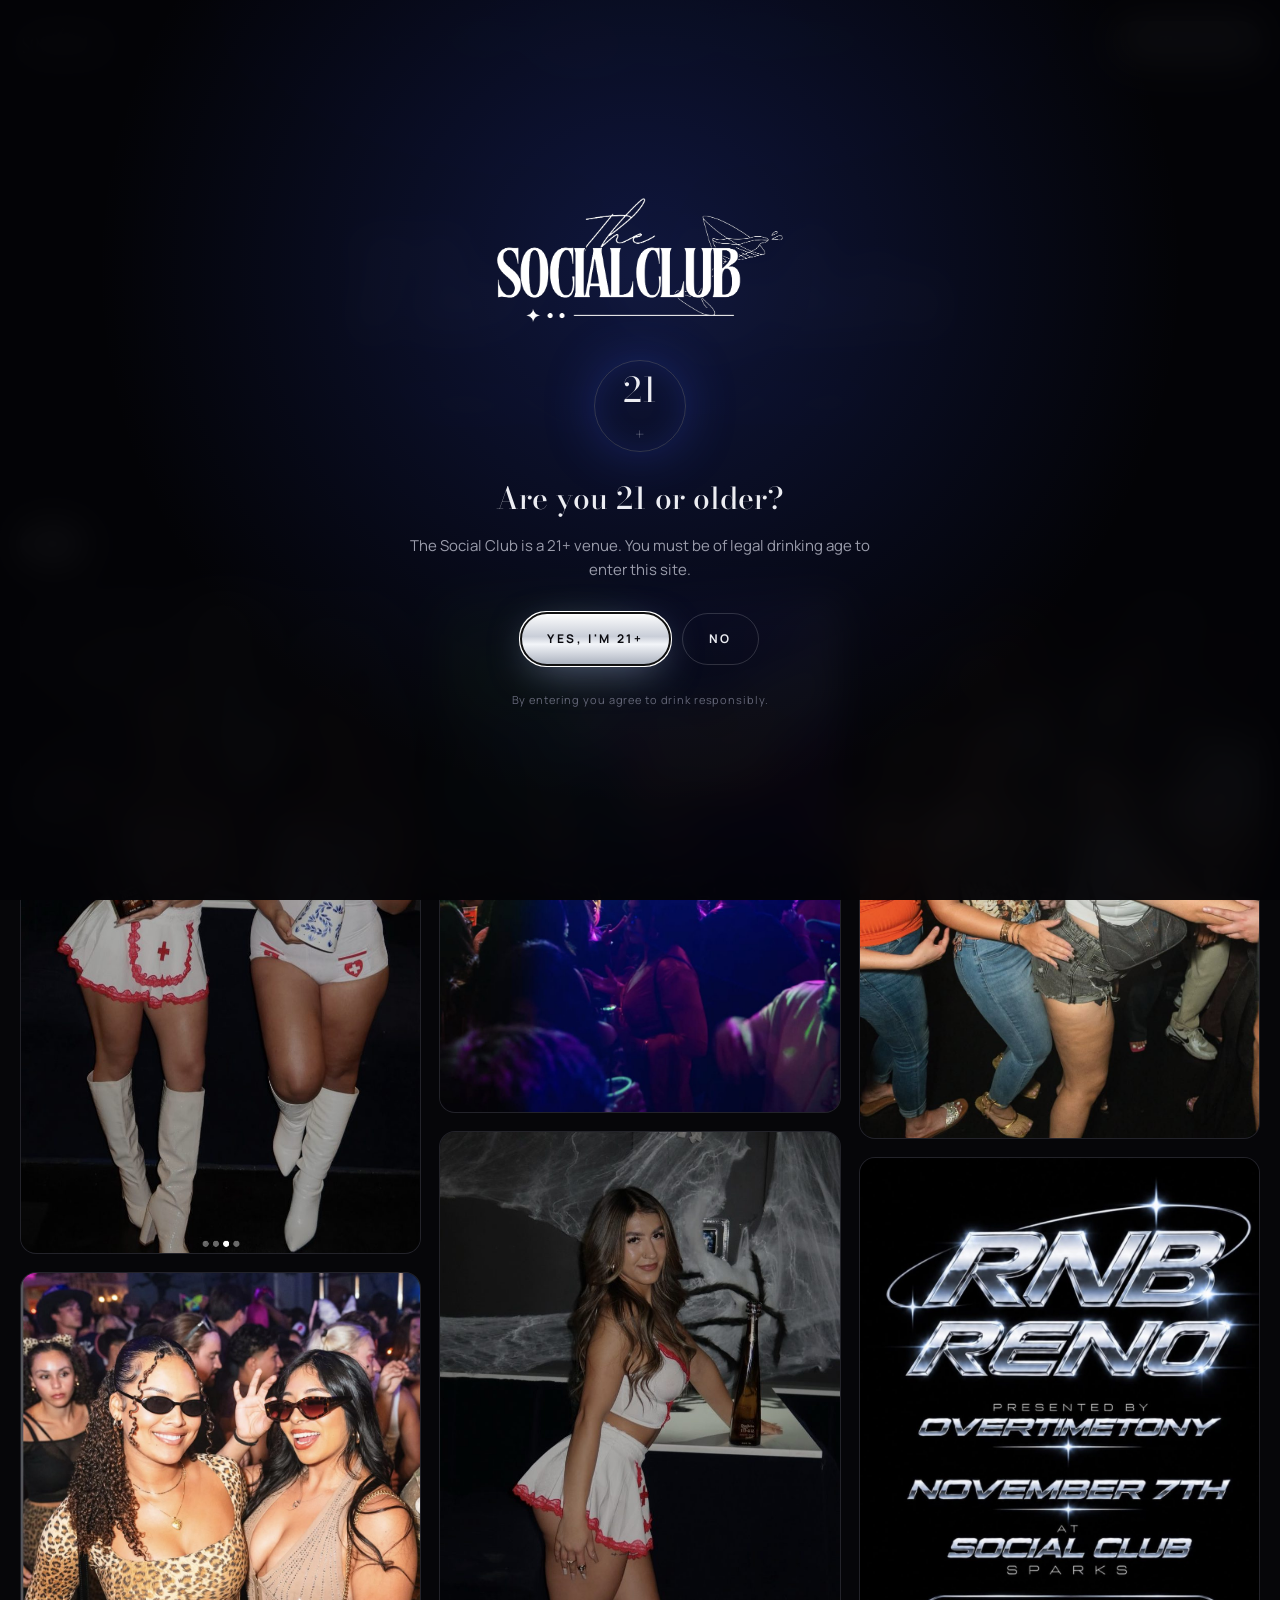
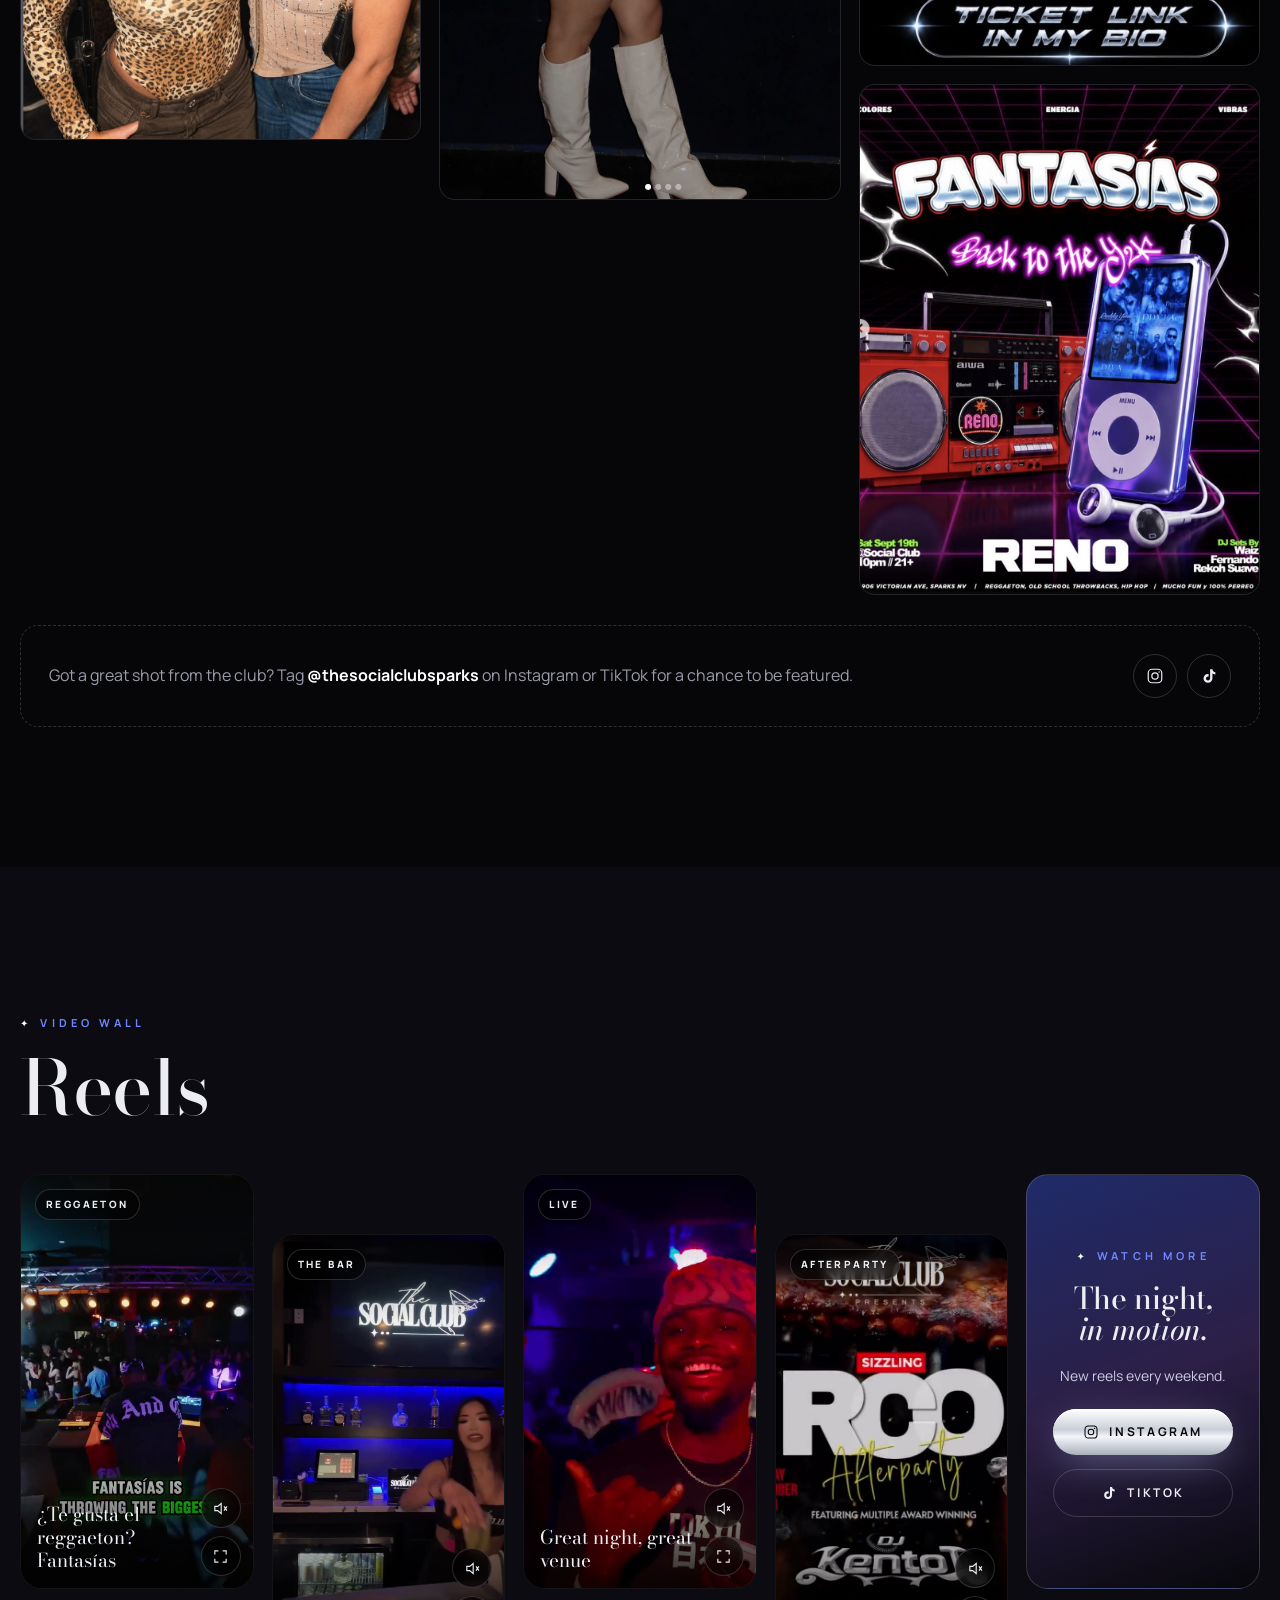
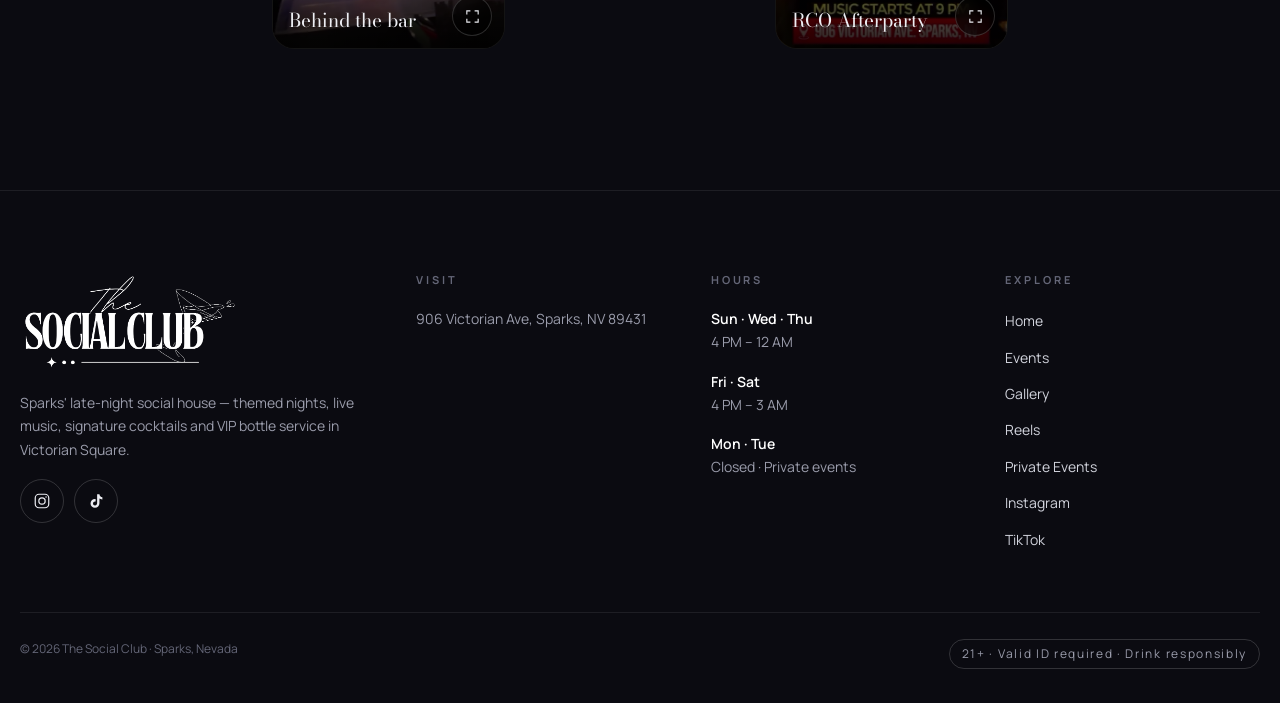
<file: gallery.html>
<!doctype html>
<html lang="en">
<head>
  <meta charset="utf-8">
  <meta name="viewport" content="width=device-width, initial-scale=1">
  <title>Gallery — The Social Club | Sparks</title>
  <meta name="description" content="Photos and reels from nights at The Social Club in Sparks, NV.">
  <meta name="theme-color" content="#060609">
  <link rel="icon" href="assets/img/favicon.svg" type="image/svg+xml">
  <link rel="icon" href="assets/img/favicon.png" type="image/png">
  <link rel="preconnect" href="https://fonts.googleapis.com">
  <link rel="preconnect" href="https://fonts.gstatic.com" crossorigin>
  <link href="https://fonts.googleapis.com/css2?family=Bodoni+Moda:ital,opsz,wght@0,6..96,400..800;1,6..96,400..800&family=Manrope:wght@400;500;600;700;800&family=Pinyon+Script&display=swap" rel="stylesheet">
  <link rel="stylesheet" href="css/style.css">
</head>
<body data-page="gallery">

  <header class="page-hero">
    <div class="wrap">
      <span class="eyebrow">Gallery</span>
      <h1 class="display chrome">The Nights</h1>
      <p class="lead">Costumes, dance floors, bottle parades and the people who make it a night worth remembering. Tagged at the club? Find yourself here.</p>
    </div>
  </header>

  <section class="section" style="padding-top:20px">
    <div class="wrap">
      <div class="chips" id="chips"></div>
      <div class="masonry" id="gallery"></div>
      <div class="gallery-cta reveal">
        <p>Got a great shot from the club? Tag <strong style="color:#fff">@thesocialclubsparks</strong> on Instagram or TikTok for a chance to be featured.</p>
        <div class="socials" data-info="socials" style="margin:0"></div>
      </div>
    </div>
  </section>

  <section class="section reels" id="reels">
    <div class="wrap">
      <div class="section-head">
        <div>
          <span class="eyebrow">Video Wall</span>
          <h2 class="display">Reels</h2>
        </div>
      </div>
      <div class="reel-grid" id="reel-grid"></div>
    </div>
  </section>

  <script src="js/data.js"></script>
  <script src="js/main.js"></script>
  <script>
  (function () {
    const cats = ["All", ...new Set(SC.gallery.map(g => g.category).filter(Boolean))];
    const chips = document.getElementById("chips");
    chips.innerHTML = cats.map((c, i) => `<button class="chip ${i ? "" : "active"}" data-c="${c}">${c}</button>`).join("");
    const el = document.getElementById("gallery");
    const show = c => SC.renderGallery(el, c === "All" ? SC.gallery : SC.gallery.filter(g => g.category === c));
    chips.onclick = e => {
      const b = e.target.closest(".chip"); if (!b) return;
      chips.querySelectorAll(".chip").forEach(x => x.classList.toggle("active", x === b));
      show(b.dataset.c);
    };
    show("All");
    SC.renderReels(document.getElementById("reel-grid"));
    SC.observe();
  })();
  </script>
</body>
</html>
</file>
<file: css/style.css>
/* =========================================================================
   THE SOCIAL CLUB | SPARKS
   Midnight black · chrome silver · electric-blue bar glow
   ========================================================================= */

:root {
  --ink: #060609;
  --ink-2: #0b0b11;
  --panel: #101018;
  --panel-2: #15151f;
  --line: rgba(255, 255, 255, 0.08);
  --line-2: rgba(255, 255, 255, 0.16);
  --text: #ecedf2;
  --muted: #9a9cab;
  --dim: #646677;
  --blue: #3b5bff;
  --blue-2: #6f86ff;
  --blue-glow: rgba(59, 91, 255, 0.45);
  --violet: #9b5cff;
  --red: #ff3d5a;
  --chrome: linear-gradient(180deg, #ffffff 0%, #dfe3ea 28%, #8a93a3 50%, #f4f6fa 62%, #b7becb 80%, #ffffff 100%);
  --serif: "Bodoni Moda", "Didot", "Playfair Display", Georgia, serif;
  --script: "Pinyon Script", "Snell Roundhand", cursive;
  --sans: "Manrope", system-ui, -apple-system, "Segoe UI", sans-serif;
  --radius: 18px;
  --max: 1240px;
  --ease: cubic-bezier(.2, .7, .1, 1);
}

*, *::before, *::after { box-sizing: border-box; }
html { scroll-behavior: smooth; -webkit-text-size-adjust: 100%; }
body {
  margin: 0;
  background: var(--ink);
  color: var(--text);
  font-family: var(--sans);
  font-size: 16px;
  line-height: 1.65;
  -webkit-font-smoothing: antialiased;
  overflow-x: hidden;
}
body.locked { overflow: hidden; }
img, video { max-width: 100%; display: block; }
a { color: inherit; text-decoration: none; }
button { font: inherit; color: inherit; cursor: pointer; }
::selection { background: var(--blue); color: #fff; }

/* subtle film grain over everything */
body::after {
  content: "";
  position: fixed; inset: 0;
  pointer-events: none; z-index: 999;
  opacity: .05;
  background-image: url("data:image/svg+xml,%3Csvg xmlns='http://www.w3.org/2000/svg' width='160' height='160'%3E%3Cfilter id='n'%3E%3CfeTurbulence type='fractalNoise' baseFrequency='.9' numOctaves='3' stitchTiles='stitch'/%3E%3C/filter%3E%3Crect width='100%25' height='100%25' filter='url(%23n)'/%3E%3C/svg%3E");
}

.wrap { width: min(var(--max), 100% - 32px); margin-inline: auto; }
section { position: relative; }

/* ---------- type ---------- */
.eyebrow {
  font-family: var(--sans);
  font-size: 11px; font-weight: 700;
  letter-spacing: .38em; text-transform: uppercase;
  color: var(--blue-2);
  display: inline-flex; align-items: center; gap: 12px;
}
.eyebrow::before { content: "✦"; font-size: 10px; color: #fff; letter-spacing: 0; }
.display {
  font-family: var(--serif);
  font-weight: 500;
  line-height: 1.02;
  letter-spacing: -.01em;
  margin: 0;
}
h2.display { font-size: clamp(38px, 6vw, 76px); }
h3 { font-family: var(--serif); font-weight: 500; }
.script { font-family: var(--script); font-weight: 400; letter-spacing: 0; }
.chrome {
  background: var(--chrome);
  -webkit-background-clip: text; background-clip: text;
  color: transparent;
  filter: drop-shadow(0 2px 18px rgba(160, 180, 255, .18));
}
.lead { color: var(--muted); font-size: clamp(16px, 1.6vw, 19px); max-width: 60ch; }
.section { padding: clamp(80px, 11vw, 150px) 0; }
.section-head { display: flex; align-items: end; justify-content: space-between; gap: 24px; flex-wrap: wrap; margin-bottom: 48px; }
.section-head .display { margin-top: 14px; }
.rule { height: 1px; background: linear-gradient(90deg, transparent, var(--line-2), transparent); border: 0; margin: 0; }

/* ---------- buttons ---------- */
.btn {
  --b: var(--line-2);
  position: relative;
  display: inline-flex; align-items: center; justify-content: center; gap: 10px;
  padding: 15px 26px;
  border-radius: 999px;
  border: 1px solid var(--b);
  background: transparent;
  font-size: 12px; font-weight: 700;
  letter-spacing: .22em; text-transform: uppercase;
  transition: transform .4s var(--ease), background .3s, border-color .3s, box-shadow .4s;
  white-space: nowrap;
}
.btn:hover { transform: translateY(-2px); border-color: #fff; }
.btn-chrome {
  border: 0; color: #0a0a0f;
  background: linear-gradient(180deg, #ffffff, #c9ced8 45%, #f3f5f9 60%, #a9b0bd);
  box-shadow: 0 10px 40px -10px rgba(190, 205, 255, .55), inset 0 1px 0 #fff;
}
.btn-chrome:hover { box-shadow: 0 16px 60px -10px rgba(190, 205, 255, .8), inset 0 1px 0 #fff; }
.btn-blue { border: 0; background: var(--blue); color: #fff; box-shadow: 0 10px 40px -8px var(--blue-glow); }
.btn-blue:hover { background: var(--blue-2); }
.btn svg { width: 16px; height: 16px; }

/* ---------- nav ---------- */
.nav {
  position: fixed; inset: 0 0 auto 0; z-index: 50;
  transition: background .4s, backdrop-filter .4s, border-color .4s, padding .4s;
  border-bottom: 1px solid transparent;
  padding: 18px 0;
}
.nav.scrolled { background: rgba(6, 6, 9, .78); backdrop-filter: blur(16px) saturate(140%); -webkit-backdrop-filter: blur(16px) saturate(140%); border-color: var(--line); padding: 10px 0; }
.nav .wrap { display: flex; align-items: center; justify-content: space-between; gap: 20px; }
.nav-logo img { height: 46px; width: auto; transition: height .4s; }
.nav.scrolled .nav-logo img { height: 38px; }
.nav-links { display: flex; align-items: center; gap: 34px; }
.nav-links a {
  font-size: 12px; font-weight: 600; letter-spacing: .24em; text-transform: uppercase;
  color: var(--muted); position: relative; padding: 6px 0; transition: color .3s;
}
.nav-links a::after { content: ""; position: absolute; left: 0; right: 0; bottom: 0; height: 1px; background: #fff; transform: scaleX(0); transition: transform .4s var(--ease); }
.nav-links a:hover, .nav-links a.active { color: #fff; }
.nav-links a.active::after, .nav-links a:hover::after { transform: scaleX(1); }
.nav-cta { display: flex; align-items: center; gap: 12px; }
.nav-cta .btn { padding: 11px 20px; font-size: 11px; }
.burger { display: none; width: 44px; height: 44px; border: 1px solid var(--line-2); border-radius: 50%; background: transparent; position: relative; }
.burger span { position: absolute; left: 13px; right: 13px; height: 1.5px; background: #fff; transition: transform .4s var(--ease), opacity .3s; }
.burger span:nth-child(1) { top: 17px; } .burger span:nth-child(2) { top: 25px; }
.nav-open .burger span:nth-child(1) { transform: translateY(4px) rotate(45deg); }
.nav-open .burger span:nth-child(2) { transform: translateY(-4px) rotate(-45deg); }

.mobile-menu {
  position: fixed; inset: 0; z-index: 49;
  background: rgba(6, 6, 9, .97); backdrop-filter: blur(20px);
  display: flex; flex-direction: column; justify-content: center; align-items: center; gap: 22px;
  opacity: 0; pointer-events: none; transition: opacity .4s;
}
.nav-open .mobile-menu { opacity: 1; pointer-events: auto; }
.mobile-menu a.m-link { font-family: var(--serif); font-size: 42px; line-height: 1.1; }
.mobile-menu .m-socials { display: flex; gap: 14px; margin-top: 24px; }

/* ---------- age gate ---------- */
.age-gate {
  position: fixed; inset: 0; z-index: 1000;
  display: grid; place-items: center; padding: 24px;
  background: radial-gradient(ellipse at 50% 30%, rgba(59, 91, 255, .22), transparent 60%), rgba(4, 4, 7, .96);
  backdrop-filter: blur(18px); -webkit-backdrop-filter: blur(18px);
  transition: opacity .6s, visibility .6s;
}
.age-gate.hidden { opacity: 0; visibility: hidden; }
.age-card { text-align: center; max-width: 460px; animation: rise 1s var(--ease) both; }
.age-card img { width: min(300px, 76vw); margin: 0 auto 30px; }
.age-badge {
  display: inline-grid; place-items: center;
  width: 92px; height: 92px; border-radius: 50%;
  border: 1px solid var(--line-2);
  font-family: var(--serif); font-size: 34px;
  margin-bottom: 22px;
  box-shadow: 0 0 60px -10px var(--blue-glow), inset 0 0 30px rgba(59, 91, 255, .15);
}
.age-card h2 { font-family: var(--serif); font-weight: 500; font-size: 30px; margin: 0 0 10px; }
.age-card p { color: var(--muted); margin: 0 0 30px; font-size: 15px; }
.age-actions { display: flex; gap: 12px; justify-content: center; flex-wrap: wrap; }
.age-denied { display: none; color: var(--red); margin-top: 22px; font-size: 14px; }
.age-gate.denied .age-denied { display: block; }
.age-legal { margin-top: 26px; font-size: 11px; color: var(--dim); letter-spacing: .08em; }

/* ---------- hero ---------- */
.hero {
  min-height: 100svh;
  display: grid; align-items: center;
  overflow: hidden; isolation: isolate;
  padding: 140px 0 90px;
}
.hero-media { position: absolute; inset: 0; z-index: -2; }
.hero-media video, .hero-media img { width: 100%; height: 100%; object-fit: cover; filter: saturate(1.15) contrast(1.05); transform: scale(1.08); }
.hero::before {
  content: ""; position: absolute; inset: 0; z-index: -1;
  background:
    radial-gradient(ellipse 70% 60% at 50% 45%, rgba(6, 6, 9, .35), rgba(6, 6, 9, .88) 75%),
    linear-gradient(180deg, rgba(6, 6, 9, .55) 0%, rgba(6, 6, 9, .2) 40%, var(--ink) 100%);
}
.hero-inner { text-align: center; display: flex; flex-direction: column; align-items: center; }
.hero-logo { width: min(640px, 88vw); margin: 22px auto 10px; filter: drop-shadow(0 0 40px rgba(110, 134, 255, .35)); animation: rise 1.3s var(--ease) both .1s; }
.hero-tag { font-family: var(--serif); font-style: italic; font-size: clamp(19px, 2.3vw, 27px); color: #d7d9e2; margin: 6px 0 34px; animation: rise 1.3s var(--ease) both .25s; }
.hero .eyebrow { animation: rise 1.2s var(--ease) both; }
.hero-actions { display: flex; gap: 14px; flex-wrap: wrap; justify-content: center; animation: rise 1.3s var(--ease) both .4s; }
.hero-meta {
  margin-top: 54px;
  display: flex; gap: 0; flex-wrap: wrap; justify-content: center;
  border: 1px solid var(--line); border-radius: 999px;
  background: rgba(10, 10, 16, .55); backdrop-filter: blur(10px);
  animation: rise 1.3s var(--ease) both .55s;
}
.hero-meta div { padding: 12px 24px; font-size: 12px; letter-spacing: .14em; text-transform: uppercase; color: var(--muted); }
.hero-meta div + div { border-left: 1px solid var(--line); }
.hero-meta strong { color: #fff; font-weight: 700; }
.scroll-cue { position: absolute; bottom: 26px; left: 50%; transform: translateX(-50%); width: 1px; height: 60px; background: linear-gradient(#fff, transparent); opacity: .5; animation: cue 2.4s ease-in-out infinite; }

/* ---------- marquee ---------- */
.marquee { border-block: 1px solid var(--line); overflow: hidden; background: var(--ink-2); padding: 18px 0; }
.marquee-track { display: flex; gap: 48px; width: max-content; animation: marquee 38s linear infinite; }
.marquee span { font-family: var(--serif); font-size: clamp(22px, 3vw, 34px); white-space: nowrap; color: #c9ccd6; display: inline-flex; align-items: center; gap: 48px; }
.marquee span::after { content: "✦"; font-size: 14px; color: var(--blue-2); }
.marquee em { font-style: italic; color: #fff; }

/* ---------- featured event (RNB) ---------- */
.feature {
  overflow: hidden;
  background:
    radial-gradient(ellipse 60% 50% at 80% 30%, rgba(59, 91, 255, .18), transparent 70%),
    radial-gradient(ellipse 50% 50% at 10% 90%, rgba(155, 92, 255, .12), transparent 70%),
    var(--ink);
}
.feature-grid { display: grid; grid-template-columns: 1.05fr .95fr; gap: clamp(36px, 6vw, 90px); align-items: center; }
.feature-flyer { position: relative; border-radius: var(--radius); overflow: hidden; border: 1px solid var(--line-2); box-shadow: 0 40px 120px -30px rgba(59, 91, 255, .45); transform: rotate(-1.5deg); transition: transform .8s var(--ease); }
.feature-flyer:hover { transform: rotate(0) scale(1.01); }
.feature-flyer img { width: 100%; aspect-ratio: 1026/1302; object-fit: cover; }
.feature-flyer .stamp {
  position: absolute; top: 22px; right: -48px; transform: rotate(35deg);
  background: var(--red); color: #fff; padding: 8px 60px;
  font-size: 12px; font-weight: 800; letter-spacing: .26em; text-transform: uppercase;
  box-shadow: 0 6px 24px rgba(255, 61, 90, .4);
}
.feature-title { font-size: clamp(56px, 9vw, 128px); font-style: italic; font-weight: 600; letter-spacing: -.02em; line-height: .92; margin: 18px 0 10px; }
.feature-sub { font-family: var(--serif); font-size: clamp(20px, 2.4vw, 28px); color: #d9dbe4; margin: 0 0 22px; }
.feature-facts { list-style: none; padding: 0; margin: 28px 0; display: grid; gap: 0; border-top: 1px solid var(--line); }
.feature-facts li { display: flex; justify-content: space-between; gap: 16px; padding: 14px 0; border-bottom: 1px solid var(--line); font-size: 14px; }
.feature-facts li span:first-child { color: var(--dim); letter-spacing: .2em; text-transform: uppercase; font-size: 11px; font-weight: 700; padding-top: 2px; }
.feature-facts li span:last-child { text-align: right; }
.door-banner {
  display: flex; gap: 16px; align-items: center;
  padding: 18px 20px; border-radius: 14px;
  border: 1px solid rgba(111, 134, 255, .35);
  background: linear-gradient(135deg, rgba(59, 91, 255, .14), rgba(155, 92, 255, .06));
  margin-bottom: 26px;
}
.door-banner .pulse { width: 10px; height: 10px; border-radius: 50%; background: var(--blue-2); flex: none; box-shadow: 0 0 0 0 var(--blue-glow); animation: pulse 2s infinite; }
.door-banner strong { display: block; font-size: 15px; }
.door-banner small { color: var(--muted); font-size: 13px; }
.countdown { display: grid; grid-template-columns: repeat(4, 1fr); gap: 10px; margin: 0 0 30px; }
.countdown div { text-align: center; padding: 16px 6px; border: 1px solid var(--line); border-radius: 14px; background: rgba(255, 255, 255, .02); }
.countdown b { display: block; font-family: var(--serif); font-size: clamp(30px, 4vw, 46px); font-weight: 500; line-height: 1; }
.countdown small { font-size: 10px; letter-spacing: .26em; text-transform: uppercase; color: var(--dim); }
.feature-actions { display: flex; gap: 12px; flex-wrap: wrap; }

/* ---------- event cards ---------- */
.events-grid { display: grid; grid-template-columns: repeat(auto-fill, minmax(280px, 1fr)); gap: 22px; }
.event-card {
  position: relative; border-radius: var(--radius); overflow: hidden;
  background: var(--panel); border: 1px solid var(--line);
  display: flex; flex-direction: column;
  transition: transform .5s var(--ease), border-color .4s, box-shadow .5s;
}
.event-card:hover { transform: translateY(-6px); border-color: var(--line-2); box-shadow: 0 30px 80px -30px rgba(59, 91, 255, .4); }
.event-card .media { position: relative; aspect-ratio: 4/5; overflow: hidden; }
.event-card .media img { width: 100%; height: 100%; object-fit: cover; transition: transform 1.2s var(--ease); }
.event-card:hover .media img { transform: scale(1.06); }
.event-card .media::after { content: ""; position: absolute; inset: 0; background: linear-gradient(180deg, transparent 50%, rgba(16, 16, 24, .95)); }
.date-chip {
  position: absolute; top: 16px; left: 16px; z-index: 2;
  background: rgba(6, 6, 9, .75); backdrop-filter: blur(10px);
  border: 1px solid var(--line-2); border-radius: 14px;
  padding: 8px 14px; text-align: center; line-height: 1.1;
}
.date-chip small { display: block; font-size: 10px; letter-spacing: .24em; text-transform: uppercase; color: var(--blue-2); font-weight: 700; }
.date-chip b { font-family: var(--serif); font-size: 28px; font-weight: 500; }
.status {
  position: absolute; top: 16px; right: 16px; z-index: 2;
  font-size: 10px; font-weight: 800; letter-spacing: .2em; text-transform: uppercase;
  padding: 7px 12px; border-radius: 999px; background: rgba(6, 6, 9, .75); border: 1px solid var(--line-2);
}
.status.door-only { background: var(--blue); border-color: transparent; }
.status.sold-out { background: var(--red); border-color: transparent; }
.status.on-sale { background: #fff; color: #000; border-color: transparent; }
.status.past { color: var(--dim); }
.event-card .body { padding: 6px 22px 24px; position: relative; z-index: 2; margin-top: -40px; display: flex; flex-direction: column; flex: 1; }
.event-card .genre { font-size: 11px; letter-spacing: .26em; text-transform: uppercase; color: var(--blue-2); font-weight: 700; }
.event-card h3 { font-size: 26px; line-height: 1.1; margin: 8px 0 6px; }
.event-card p { color: var(--muted); font-size: 14px; margin: 0 0 16px; }
.event-card .meta { margin-top: auto; display: flex; justify-content: space-between; align-items: center; gap: 10px; font-size: 13px; color: var(--muted); border-top: 1px solid var(--line); padding-top: 14px; }
.event-card .meta a { color: #fff; font-weight: 700; font-size: 11px; letter-spacing: .2em; text-transform: uppercase; }
.event-card.is-past { opacity: .72; }
.event-card.is-past .media img { filter: grayscale(.6); }
.soon-card {
  border-radius: var(--radius); border: 1px dashed var(--line-2);
  display: grid; place-items: center; text-align: center; padding: 40px 28px; min-height: 320px;
  background: radial-gradient(circle at 50% 30%, rgba(59, 91, 255, .12), transparent 70%);
}
.soon-card h3 { font-size: 30px; margin: 10px 0 8px; }
.soon-card p { color: var(--muted); font-size: 14px; margin: 0 0 20px; }

/* ---------- experience ---------- */
.exp-grid { display: grid; grid-template-columns: repeat(3, 1fr); gap: 22px; }
.exp-card {
  padding: 36px 30px; border-radius: var(--radius);
  border: 1px solid var(--line); background: linear-gradient(180deg, var(--panel), var(--ink-2));
  position: relative; overflow: hidden;
}
.exp-card::before { content: ""; position: absolute; width: 220px; height: 220px; border-radius: 50%; background: var(--blue-glow); filter: blur(80px); top: -120px; right: -100px; opacity: .45; }
.exp-card .num { font-family: var(--serif); font-style: italic; font-size: 54px; line-height: 1; color: transparent; -webkit-text-stroke: 1px rgba(255, 255, 255, .35); }
.exp-card h3 { font-size: 28px; margin: 18px 0 10px; }
.exp-card p { color: var(--muted); font-size: 15px; margin: 0; }
.drinks { margin-top: 70px; display: grid; grid-template-columns: .8fr 1.2fr; gap: 50px; align-items: start; }
.drink-list { list-style: none; padding: 0; margin: 0; }
.drink-list li { display: flex; align-items: baseline; gap: 16px; padding: 20px 0; border-bottom: 1px solid var(--line); }
.drink-list li b { font-family: var(--serif); font-size: clamp(22px, 2.6vw, 32px); font-weight: 500; white-space: nowrap; }
.drink-list li i { flex: 1; border-bottom: 1px dotted var(--line-2); transform: translateY(-6px); }
.drink-list li span { color: var(--muted); font-size: 14px; text-align: right; }

/* ---------- video wall ---------- */
.reels { background: var(--ink-2); overflow: hidden; }
.reel-grid { display: grid; grid-template-columns: repeat(5, 1fr); gap: 18px; align-items: start; }
.reel {
  position: relative; border-radius: 22px; overflow: hidden; aspect-ratio: 9/16;
  background: #000; border: 1px solid var(--line);
  transition: transform .6s var(--ease), box-shadow .6s;
}
.reel:nth-child(even) { margin-top: 60px; }
.reel:hover { transform: translateY(-6px); box-shadow: 0 30px 90px -30px var(--blue-glow); }
.reel video { width: 100%; height: 100%; object-fit: cover; }
.reel::after { content: ""; position: absolute; inset: 0; pointer-events: none; background: linear-gradient(180deg, rgba(0,0,0,.35), transparent 25%, transparent 60%, rgba(0,0,0,.85)); }
.reel .reel-tag { position: absolute; top: 14px; left: 14px; z-index: 2; font-size: 10px; letter-spacing: .24em; text-transform: uppercase; font-weight: 800; padding: 6px 10px; border-radius: 999px; background: rgba(0,0,0,.5); backdrop-filter: blur(6px); border: 1px solid var(--line-2); }
.reel .reel-cap { position: absolute; left: 16px; right: 60px; bottom: 16px; z-index: 2; font-family: var(--serif); font-size: 19px; line-height: 1.2; }
.reel .reel-btns { position: absolute; right: 12px; bottom: 12px; z-index: 3; display: flex; flex-direction: column; gap: 8px; }
.icon-btn {
  width: 40px; height: 40px; border-radius: 50%; display: grid; place-items: center;
  background: rgba(0, 0, 0, .55); backdrop-filter: blur(8px); border: 1px solid var(--line-2);
  transition: background .3s, transform .3s;
}
.icon-btn:hover { background: var(--blue); transform: scale(1.08); }
.icon-btn svg { width: 17px; height: 17px; }
.follow-tile {
  aspect-ratio: 9/16; border-radius: 22px; display: flex; flex-direction: column; justify-content: center; align-items: center; gap: 14px; text-align: center; padding: 26px;
  background: linear-gradient(160deg, rgba(59, 91, 255, .35), rgba(155, 92, 255, .2) 50%, rgba(6, 6, 9, .9)), var(--panel);
  border: 1px solid var(--line-2);
}
.follow-tile h3 { font-size: 30px; margin: 4px 0; line-height: 1.05; }
.follow-tile p { color: #c9cbe0; font-size: 14px; margin: 0 0 8px; }
.follow-tile .btn { width: 100%; padding: 13px 16px; }

/* ---------- gallery ---------- */
.masonry { columns: 3 300px; column-gap: 18px; }
.masonry figure { margin: 0 0 18px; break-inside: avoid; position: relative; border-radius: 16px; overflow: hidden; cursor: zoom-in; border: 1px solid var(--line); background: var(--panel); }
.masonry img { width: 100%; height: auto; transition: transform 1s var(--ease), filter .6s; }
.masonry figure:hover img { transform: scale(1.04); filter: brightness(1.08); }
.masonry figcaption { position: absolute; left: 0; right: 0; bottom: 0; padding: 40px 18px 14px; font-size: 13px; color: #e3e4ea; background: linear-gradient(transparent, rgba(0,0,0,.8)); opacity: 0; transform: translateY(8px); transition: opacity .4s, transform .4s; }
.masonry figure:hover figcaption { opacity: 1; transform: none; }
.chips { display: flex; gap: 10px; flex-wrap: wrap; margin-bottom: 30px; }
.chip { padding: 10px 18px; border-radius: 999px; border: 1px solid var(--line-2); background: transparent; font-size: 11px; font-weight: 700; letter-spacing: .2em; text-transform: uppercase; color: var(--muted); transition: all .3s; }
.chip:hover { color: #fff; border-color: #fff; }
.chip.active { background: #fff; color: #000; border-color: #fff; }
.gallery-cta { margin-top: 30px; padding: 28px; border-radius: var(--radius); border: 1px dashed var(--line-2); display: flex; align-items: center; justify-content: space-between; gap: 20px; flex-wrap: wrap; }
.gallery-cta p { margin: 0; color: var(--muted); }

/* ---------- lightbox ---------- */
.lightbox {
  position: fixed; inset: 0; z-index: 900; background: rgba(3, 3, 6, .95); backdrop-filter: blur(10px);
  display: grid; place-items: center; padding: 70px 16px;
  opacity: 0; visibility: hidden; transition: opacity .4s, visibility .4s;
}
.lightbox.open { opacity: 1; visibility: visible; }
.lightbox-stage { max-width: min(1100px, 100%); max-height: 100%; display: grid; place-items: center; }
.lightbox-stage img, .lightbox-stage video { max-height: calc(100svh - 160px); width: auto; border-radius: 12px; box-shadow: 0 40px 120px rgba(0,0,0,.6); }
.lightbox-cap { text-align: center; color: var(--muted); font-size: 14px; margin-top: 14px; }
.lb-close, .lb-prev, .lb-next { position: absolute; width: 50px; height: 50px; border-radius: 50%; border: 1px solid var(--line-2); background: rgba(255,255,255,.04); display: grid; place-items: center; transition: background .3s; }
.lb-close:hover, .lb-prev:hover, .lb-next:hover { background: var(--blue); }
.lb-close { top: 18px; right: 18px; }
.lb-prev { left: 18px; top: 50%; transform: translateY(-50%); }
.lb-next { right: 18px; top: 50%; transform: translateY(-50%); }
.lb-close svg, .lb-prev svg, .lb-next svg { width: 20px; height: 20px; }

/* ---------- private events CTA ---------- */
.private {
  overflow: hidden; isolation: isolate;
  padding: clamp(100px, 14vw, 180px) 0; text-align: center;
}
.private-bg { position: absolute; inset: 0; z-index: -2; }
.private-bg img { width: 100%; height: 100%; object-fit: cover; filter: blur(2px) saturate(1.2); transform: scale(1.05); }
.private::before { content: ""; position: absolute; inset: 0; z-index: -1; background: radial-gradient(ellipse at center, rgba(6,6,9,.6), rgba(6,6,9,.95) 70%), linear-gradient(var(--ink), transparent 20%, transparent 80%, var(--ink)); }
.private h2 { font-size: clamp(44px, 7.5vw, 104px); }
.private .lead { margin: 22px auto 36px; }
.private-tags { display: flex; gap: 10px; flex-wrap: wrap; justify-content: center; margin-bottom: 40px; }
.private-tags span { padding: 9px 16px; border-radius: 999px; border: 1px solid var(--line-2); font-size: 12px; letter-spacing: .14em; text-transform: uppercase; color: #d4d6e0; background: rgba(6,6,9,.4); }

/* ---------- visit ---------- */
.visit-grid { display: grid; grid-template-columns: 1fr 1fr; gap: 22px; }
.visit-card { padding: 36px; border-radius: var(--radius); border: 1px solid var(--line); background: var(--panel); }
.hours-list { list-style: none; padding: 0; margin: 20px 0 0; }
.hours-list li { display: flex; justify-content: space-between; gap: 16px; padding: 16px 0; border-bottom: 1px solid var(--line); }
.hours-list li span:first-child { color: var(--muted); }
.hours-list li.today span { color: #fff; }
.hours-list li.today span:first-child::after { content: " · Tonight"; color: var(--blue-2); font-size: 12px; }
.map-frame { border-radius: var(--radius); overflow: hidden; border: 1px solid var(--line); min-height: 340px; position: relative; }
.map-frame iframe { position: absolute; inset: 0; width: 100%; height: 100%; border: 0; filter: invert(.92) hue-rotate(185deg) saturate(.6) brightness(.9); }

/* ---------- page header (inner pages) ---------- */
.page-hero { padding: 180px 0 70px; text-align: center; overflow: hidden; background: radial-gradient(ellipse 60% 70% at 50% 0%, rgba(59, 91, 255, .22), transparent 70%); }
.page-hero h1 { font-size: clamp(54px, 10vw, 140px); font-style: italic; margin-top: 16px; }
.page-hero .lead { margin: 18px auto 0; }

/* ---------- calendar ---------- */
.cal-layout { display: grid; grid-template-columns: 1.35fr .65fr; gap: 26px; align-items: start; }
.calendar { border: 1px solid var(--line); border-radius: var(--radius); background: var(--panel); overflow: hidden; }
.cal-top { display: flex; align-items: center; justify-content: space-between; padding: 22px 24px; border-bottom: 1px solid var(--line); }
.cal-top h2 { font-family: var(--serif); font-weight: 500; font-size: clamp(26px, 3vw, 36px); margin: 0; }
.cal-top h2 em { color: var(--muted); font-style: italic; }
.cal-nav { display: flex; gap: 8px; }
.cal-nav button { width: 42px; height: 42px; border-radius: 50%; border: 1px solid var(--line-2); background: transparent; display: grid; place-items: center; transition: background .3s; }
.cal-nav button:hover { background: var(--blue); border-color: var(--blue); }
.cal-nav button.today-btn { width: auto; padding: 0 16px; border-radius: 999px; font-size: 11px; font-weight: 700; letter-spacing: .2em; text-transform: uppercase; }
.cal-nav svg { width: 16px; height: 16px; }
.cal-dow, .cal-grid { display: grid; grid-template-columns: repeat(7, 1fr); }
.cal-dow div { padding: 12px 6px; text-align: center; font-size: 10px; font-weight: 700; letter-spacing: .24em; text-transform: uppercase; color: var(--dim); border-bottom: 1px solid var(--line); }
.cal-cell { min-height: 108px; padding: 10px; border-right: 1px solid var(--line); border-bottom: 1px solid var(--line); position: relative; text-align: left; background: transparent; border-top: 0; border-left: 0; display: flex; flex-direction: column; gap: 6px; cursor: default; }
.cal-cell:nth-child(7n) { border-right: 0; }
.cal-cell .d { font-size: 13px; color: var(--muted); font-weight: 600; }
.cal-cell.other .d { color: #33343f; }
.cal-cell.today .d { color: #fff; background: var(--blue); width: 26px; height: 26px; border-radius: 50%; display: grid; place-items: center; }
.cal-cell.closed { background: repeating-linear-gradient(135deg, transparent 0 8px, rgba(255,255,255,.012) 8px 16px); }
.cal-cell.has-event { cursor: pointer; transition: background .3s; }
.cal-cell.has-event:hover, .cal-cell.selected { background: rgba(59, 91, 255, .1); }
.cal-ev { font-size: 11px; line-height: 1.25; font-weight: 700; padding: 5px 7px; border-radius: 6px; background: linear-gradient(135deg, var(--blue), var(--violet)); color: #fff; overflow: hidden; text-overflow: ellipsis; display: -webkit-box; -webkit-line-clamp: 2; -webkit-box-orient: vertical; }
.cal-ev.past { background: rgba(255,255,255,.08); color: var(--muted); }
.cal-legend { display: flex; gap: 18px; flex-wrap: wrap; padding: 16px 24px; font-size: 12px; color: var(--muted); }
.cal-legend i { display: inline-block; width: 10px; height: 10px; border-radius: 3px; margin-right: 8px; vertical-align: -1px; }
.cal-side { position: sticky; top: 100px; display: grid; gap: 18px; }
.detail-card { border: 1px solid var(--line); border-radius: var(--radius); background: var(--panel); overflow: hidden; }
.detail-card img { width: 100%; aspect-ratio: 4/3; object-fit: cover; }
.detail-card .inner { padding: 24px; }
.detail-card h3 { font-size: 30px; margin: 8px 0 4px; line-height: 1.05; }
.detail-card .when { color: var(--blue-2); font-size: 13px; font-weight: 700; letter-spacing: .08em; }
.detail-card p { color: var(--muted); font-size: 14px; }
.detail-card .btn { width: 100%; margin-top: 8px; }
.detail-empty { padding: 34px 26px; text-align: center; color: var(--muted); }
.detail-empty h3 { color: #fff; font-size: 26px; margin: 8px 0; }
.tabs { display: inline-flex; padding: 5px; border-radius: 999px; border: 1px solid var(--line-2); margin-bottom: 30px; }
.tabs button { padding: 10px 20px; border-radius: 999px; border: 0; background: transparent; font-size: 11px; font-weight: 700; letter-spacing: .2em; text-transform: uppercase; color: var(--muted); }
.tabs button.active { background: #fff; color: #000; }

/* ---------- contact ---------- */
.contact-grid { display: grid; grid-template-columns: 1.2fr .8fr; gap: 26px; align-items: start; }
.form-card { padding: clamp(26px, 4vw, 44px); border-radius: var(--radius); border: 1px solid var(--line); background: var(--panel); }
.form-grid { display: grid; grid-template-columns: 1fr 1fr; gap: 18px; }
.field { display: flex; flex-direction: column; gap: 8px; }
.field.full { grid-column: 1 / -1; }
.field label { font-size: 11px; font-weight: 700; letter-spacing: .22em; text-transform: uppercase; color: var(--muted); }
.field input, .field select, .field textarea {
  width: 100%; padding: 15px 16px; border-radius: 12px;
  background: var(--ink-2); border: 1px solid var(--line-2); color: var(--text);
  font: inherit; font-size: 15px; transition: border-color .3s, box-shadow .3s;
}
.field textarea { min-height: 140px; resize: vertical; }
.field select { appearance: none; background-image: url("data:image/svg+xml,%3Csvg xmlns='http://www.w3.org/2000/svg' width='12' height='8' fill='none' stroke='%239a9cab' stroke-width='1.5'%3E%3Cpath d='M1 1l5 5 5-5'/%3E%3C/svg%3E"); background-repeat: no-repeat; background-position: right 16px center; padding-right: 40px; }
.field input:focus, .field select:focus, .field textarea:focus { outline: none; border-color: var(--blue-2); box-shadow: 0 0 0 4px rgba(59, 91, 255, .18); }
.field input::placeholder, .field textarea::placeholder { color: #4d4f5e; }
.type-picker { display: flex; flex-wrap: wrap; gap: 8px; }
.type-picker input { position: absolute; opacity: 0; pointer-events: none; }
.type-picker label { padding: 10px 16px; border-radius: 999px; border: 1px solid var(--line-2); font-size: 13px; letter-spacing: .02em; text-transform: none; font-weight: 600; color: var(--muted); cursor: pointer; transition: all .3s; }
.type-picker input:checked + label { background: #fff; color: #000; border-color: #fff; }
.type-picker input:focus-visible + label { box-shadow: 0 0 0 3px var(--blue-glow); }
.check { display: flex; gap: 12px; align-items: flex-start; font-size: 13px; color: var(--muted); }
.check input { width: 18px; height: 18px; accent-color: var(--blue); margin-top: 2px; flex: none; }
.form-status { margin-top: 18px; padding: 16px 18px; border-radius: 12px; display: none; font-size: 14px; }
.form-status.ok { display: block; background: rgba(59, 91, 255, .12); border: 1px solid rgba(111, 134, 255, .4); }
.form-status.err { display: block; background: rgba(255, 61, 90, .1); border: 1px solid rgba(255, 61, 90, .4); }
.info-stack { display: grid; gap: 18px; }
.info-card { padding: 28px; border-radius: var(--radius); border: 1px solid var(--line); background: var(--panel); }
.info-card h3 { font-size: 24px; margin: 6px 0 12px; }
.info-card p { color: var(--muted); font-size: 14px; margin: 0 0 6px; }
.info-card a.link { color: #fff; border-bottom: 1px solid var(--line-2); }
.faq details { border-bottom: 1px solid var(--line); padding: 18px 0; }
.faq summary { cursor: pointer; list-style: none; display: flex; justify-content: space-between; gap: 16px; font-family: var(--serif); font-size: 21px; }
.faq summary::-webkit-details-marker { display: none; }
.faq summary::after { content: "+"; font-family: var(--sans); color: var(--blue-2); transition: transform .3s; }
.faq details[open] summary::after { transform: rotate(45deg); }
.faq details p { color: var(--muted); margin: 12px 0 0; font-size: 15px; }

/* ---------- footer ---------- */
.footer { border-top: 1px solid var(--line); padding: 80px 0 34px; background: var(--ink-2); }
.footer-grid { display: grid; grid-template-columns: 1.4fr 1fr 1fr 1fr; gap: 40px; }
.footer-logo { width: 220px; margin-bottom: 18px; }
.footer p { color: var(--muted); font-size: 14px; margin: 0 0 6px; }
.footer h4 { font-size: 11px; letter-spacing: .26em; text-transform: uppercase; color: var(--dim); margin: 0 0 18px; }
.footer ul { list-style: none; padding: 0; margin: 0; display: grid; gap: 10px; }
.footer ul a { color: #d1d3dc; font-size: 14px; transition: color .3s; }
.footer ul a:hover { color: var(--blue-2); }
.socials { display: flex; gap: 10px; margin-top: 18px; }
.social-btn { width: 44px; height: 44px; border-radius: 50%; border: 1px solid var(--line-2); display: grid; place-items: center; transition: all .3s; }
.social-btn:hover { background: #fff; color: #000; border-color: #fff; transform: translateY(-3px); }
.social-btn svg { width: 18px; height: 18px; }
.footer-bottom { margin-top: 60px; padding-top: 26px; border-top: 1px solid var(--line); display: flex; justify-content: space-between; gap: 20px; flex-wrap: wrap; font-size: 12px; color: var(--dim); }
.footer-bottom .age { border: 1px solid var(--line-2); border-radius: 999px; padding: 4px 12px; letter-spacing: .14em; color: var(--muted); }

/* ---------- reveal ---------- */
.reveal { opacity: 0; transform: translateY(40px); transition: opacity 1.1s var(--ease), transform 1.1s var(--ease); }
.reveal.in { opacity: 1; transform: none; }
.reveal.d1 { transition-delay: .1s; } .reveal.d2 { transition-delay: .2s; } .reveal.d3 { transition-delay: .3s; }

@keyframes rise { from { opacity: 0; transform: translateY(30px); } to { opacity: 1; transform: none; } }
@keyframes marquee { to { transform: translateX(-50%); } }
@keyframes cue { 0%, 100% { opacity: .15; transform: translateX(-50%) scaleY(.5); transform-origin: top; } 50% { opacity: .7; transform: translateX(-50%) scaleY(1); } }
@keyframes pulse { 0% { box-shadow: 0 0 0 0 rgba(111, 134, 255, .7); } 70% { box-shadow: 0 0 0 14px rgba(111, 134, 255, 0); } 100% { box-shadow: 0 0 0 0 rgba(111, 134, 255, 0); } }

/* ---------- responsive ---------- */
@media (max-width: 1080px) {
  .reel-grid { grid-template-columns: repeat(2, 1fr); }
  .reel:nth-child(even) { margin-top: 0; }
  .cal-layout, .contact-grid { grid-template-columns: 1fr; }
  .cal-side { position: static; }
  .footer-grid { grid-template-columns: 1fr 1fr; }
}
@media (max-width: 900px) {
  .nav-links, .nav-cta .btn { display: none; }
  .burger { display: block; }
  .feature-grid, .drinks, .visit-grid { grid-template-columns: 1fr; }
  .exp-grid { grid-template-columns: 1fr; }
  .feature-flyer { transform: none; max-width: 520px; margin: 0 auto; }
}
@media (max-width: 640px) {
  .hero-meta { border-radius: 18px; flex-direction: column; width: 100%; }
  .hero-meta div + div { border-left: 0; border-top: 1px solid var(--line); }
  .reel-grid { grid-template-columns: 1fr 1fr; gap: 10px; }
  .reel .reel-cap { font-size: 15px; right: 52px; }
  .follow-tile h3 { font-size: 22px; }
  .follow-tile { padding: 16px; }
  .form-grid { grid-template-columns: 1fr; }
  .cal-cell { min-height: 64px; padding: 6px 4px; }
  .cal-ev { font-size: 0; padding: 0; height: 6px; border-radius: 3px; }
  .cal-top { padding: 16px; }
  .footer-grid { grid-template-columns: 1fr; }
  .feature-facts li { flex-direction: column; gap: 4px; }
  .feature-facts li span:last-child { text-align: left; }
  .countdown { gap: 6px; }
  .lb-prev, .lb-next { top: auto; bottom: 18px; transform: none; }
  .visit-card { padding: 26px; }
}
@media (prefers-reduced-motion: reduce) {
  *, *::before, *::after { animation: none !important; transition: none !important; }
  .reveal { opacity: 1; transform: none; }
}
</file>
